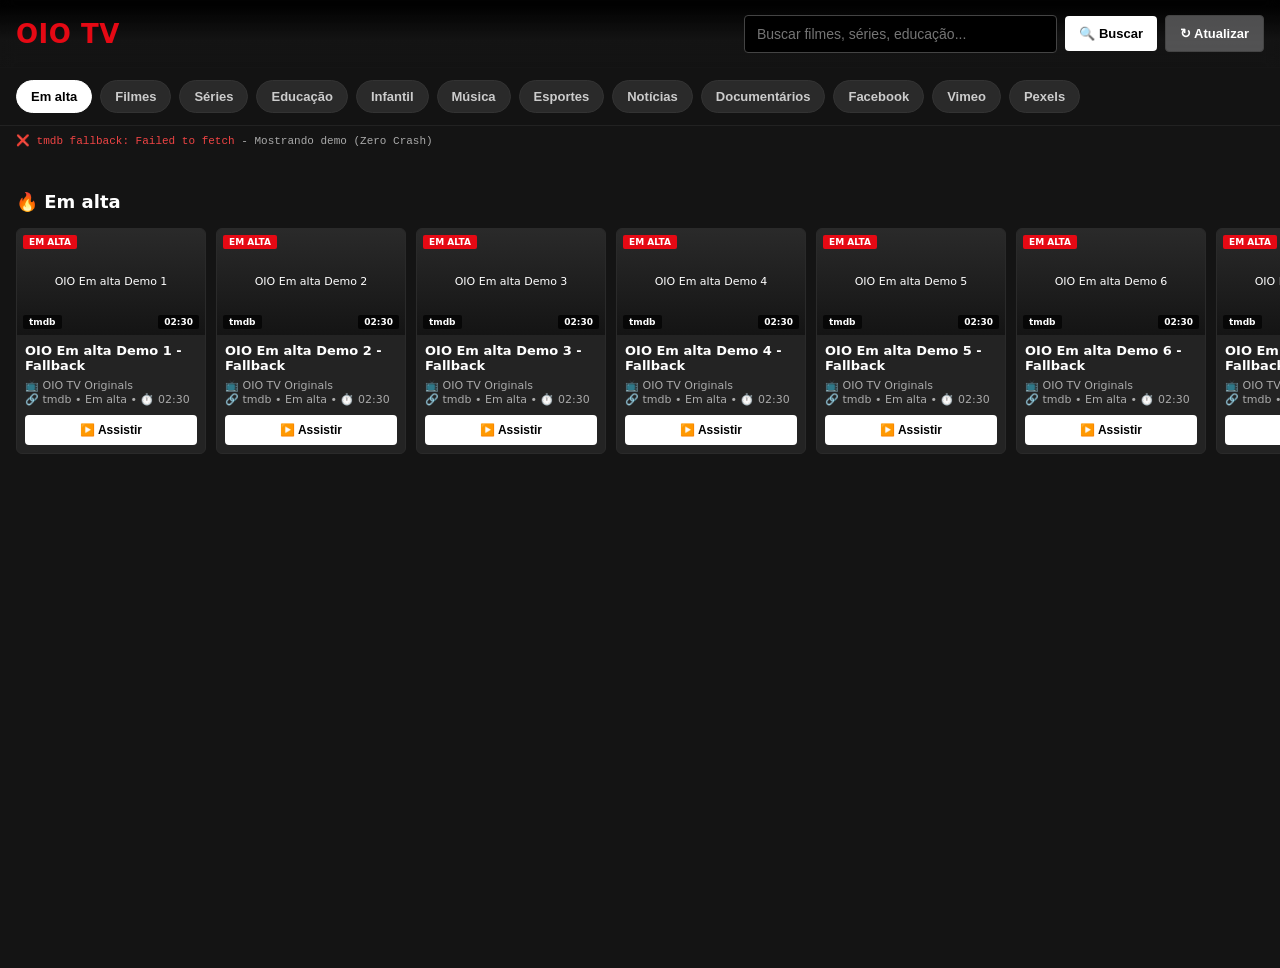
<file: oio-tv-single-file-netflix.html>
<!DOCTYPE html>
<html lang="pt-BR">
<head>
<meta charset="UTF-8">
<meta name="viewport" content="width=device-width, initial-scale=1.0, maximum-scale=1.0">
<title>OIO TV - Single File Netflix + Edge Functions</title>
<style>
/* ==================== RESET E TEMA NETFLIX ESCURO ==================== */
:root{
  --bg:#141414; --bg2:#181818; --card:#232323; --bd:#333;
  --red:#E50914; --text:#fff; --muted:#808080; --muted2:#aaa;
}
*{box-sizing:border-box;margin:0;padding:0}
body{
  font-family:system-ui, -apple-system, Segoe UI, Roboto, Helvetica, Arial, sans-serif;
  background:var(--bg); color:var(--text); min-height:100vh;
}

/* ==================== TOPO FIXO ==================== */
header{
  position:fixed; top:0; left:0; right:0; z-index:100;
  height:68px; display:flex; align-items:center; justify-content:space-between;
  padding:0 16px; gap:12px;
  background:linear-gradient(to bottom, rgba(0,0,0,0.9) 10%, rgba(20,20,20,0.7) 60%, transparent);
  backdrop-filter:blur(8px); border-bottom:1px solid rgba(255,255,255,0.08);
}
.logo{color:var(--red); font-weight:900; font-size:26px; letter-spacing:0.02em; flex-shrink:0}
.search-area{display:flex; align-items:center; gap:8px; flex:1; max-width:520px}
.search-area input{
  flex:1; background:#000; border:1px solid #444; color:#fff;
  padding:10px 12px; border-radius:4px; font-size:14px; outline:none;
}
.search-area input:focus{border-color:#fff}
.btn{
  background:#fff; color:#000; border:none; padding:10px 14px; border-radius:4px;
  font-weight:700; font-size:13px; cursor:pointer; display:flex; align-items:center; gap:6px;
  transition:0.2s;
}
.btn:hover{opacity:0.8}
.btn.red{background:var(--red); color:#fff}
.btn.dark{background:rgba(109,109,110,0.7); color:#fff; border:1px solid #444}

/* ==================== FAIXA DE CATEGORIAS ==================== */
.categories{
  margin-top:68px; /* abaixo do header fixo */
  display:flex; gap:8px; overflow-x:auto; padding:12px 16px;
  border-bottom:1px solid #222; position:sticky; top:68px; z-index:50;
  background:rgba(20,20,20,0.95); backdrop-filter:blur(10px);
}
.categories::-webkit-scrollbar{display:none}
.cat{
  white-space:nowrap; padding:8px 14px; border-radius:20px;
  background:#2a2a2a; border:1px solid #333; color:#ccc;
  font-size:13px; font-weight:600; cursor:pointer; transition:0.2s;
}
.cat.active, .cat:hover{background:#fff; color:#000; border-color:#fff}

/* ==================== ÁREA PRINCIPAL ==================== */
main{max-width:1400px; margin:0 auto; padding:18px 0 90px}
.section{padding:0 0 0 16px; margin:18px 0}
.section h2{font-size:18px; margin-bottom:10px; display:flex; align-items:center; gap:8px}
.grid{display:flex; gap:10px; overflow-x:auto; padding:6px 0 14px; scrollbar-width:none}
.grid::-webkit-scrollbar{display:none}

/* ==================== CARD DE VÍDEO ==================== */
.card{
  flex-shrink:0; width:190px; background:var(--card); border-radius:6px;
  overflow:hidden; border:1px solid #2a2a2a; cursor:pointer;
  transition:transform 0.25s ease, border-color 0.25s ease, box-shadow 0.25s ease;
}
.card:hover{
  transform:scale(1.06); border-color:#555; box-shadow:0 8px 24px rgba(0,0,0,0.6); z-index:2;
}
.thumb{
  width:100%; aspect-ratio:16/9; background:linear-gradient(180deg,#2a2a2a,#141414);
  display:flex; align-items:center; justify-content:center; position:relative; overflow:hidden;
  color:#fff; font-size:11px; text-align:center;
}
.thumb img{width:100%; height:100%; object-fit:cover; display:block}
.badge{
  position:absolute; top:6px; left:6px; background:var(--red); color:#fff;
  font-size:9px; font-weight:800; padding:2px 6px; border-radius:2px;
}
.badge.origin{background:rgba(0,0,0,0.7); top:auto; bottom:6px; left:6px; font-weight:600}
.badge.duration{background:rgba(0,0,0,0.8); top:auto; bottom:6px; right:6px; left:auto}
.info{padding:8px}
.title{font-size:13px; font-weight:700; line-height:1.2; display:-webkit-box; -webkit-line-clamp:2; -webkit-box-orient:vertical; overflow:hidden; min-height:32px}
.meta{font-size:11px; color:var(--muted2); margin-top:4px; line-height:1.3}
.watch{
  margin-top:8px; width:100%; padding:8px; border-radius:4px; border:none;
  background:#fff; color:#000; font-weight:800; font-size:12px; cursor:pointer;
  display:flex; align-items:center; justify-content:center; gap:6px; transition:0.2s;
}
.watch:hover{background:var(--red); color:#fff}

/* ==================== PLAYER FULLSCREEN ==================== */
#playerOverlay{
  position:fixed; inset:0; z-index:999; background:#000; display:none; flex-direction:column;
}
#playerOverlay.show{display:flex}
#playerHeader{
  height:56px; display:flex; align-items:center; justify-content:space-between;
  padding:0 16px; background:#000; border-bottom:1px solid #222;
}
#playerContainer{flex:1; display:flex; align-items:center; justify-content:center; background:#000; position:relative}
#playerContainer iframe, #playerContainer video{width:100%; height:100%; border:none; background:#000}
#playerInfo{padding:12px 16px; background:#111; border-top:1px solid #222}

/* ==================== LOG E STATUS ==================== */
#status{padding:8px 16px; font-size:11px; color:var(--muted2); font-family:monospace}
#status span.ok{color:#22c55e} #status span.err{color:#ef4444}

/* ==================== RESPONSIVO ==================== */
@media(max-width:700px){
  .card{width:150px}
  .search-area{max-width:none}
  header{flex-wrap:wrap; height:auto; padding:10px 12px; gap:8px}
  .categories{top:86px; margin-top:86px}
  main{padding-top:6px}
}
</style>
</head>
<body>

<!-- ==================== TOPO FIXO ==================== -->
<header>
  <div class="logo">OIO TV</div>
  <div class="search-area">
    <input id="searchInput" type="text" placeholder="Buscar filmes, séries, educação..." />
    <button class="btn" id="btnBuscar">🔍 Buscar</button>
    <button class="btn dark" id="btnAtualizar">↻ Atualizar</button>
  </div>
</header>

<!-- ==================== CATEGORIAS HORIZONTAL ==================== -->
<div class="categories" id="categories">
  <!-- Geradas via JS para fácil edição -->
</div>

<!-- ==================== STATUS / LOG ==================== -->
<div id="status">Pronto • Single file • Netflix inspirado • Consome Edge Functions reais • Zero Crash</div>

<!-- ==================== ÁREA PRINCIPAL ==================== -->
<main>
  <div class="section">
    <h2 id="sectionTitle">🔥 Em alta</h2>
    <div class="grid" id="grid"></div>
  </div>
</main>

<!-- ==================== PLAYER FULLSCREEN ==================== -->
<div id="playerOverlay">
  <div id="playerHeader">
    <div style="font-weight:800">▶️ OIO TV Player</div>
    <button class="btn dark" onclick="fecharPlayer()">✕ Fechar</button>
  </div>
  <div id="playerContainer">
    <!-- iframe ou video injetado aqui via JS -->
    <div id="playerPlaceholder" style="color:#666">Selecione um vídeo para assistir</div>
  </div>
  <div id="playerInfo">
    <div id="playerTitle" style="font-weight:800"></div>
    <div id="playerMeta" style="font-size:12px; color:#aaa; margin-top:4px"></div>
  </div>
</div>

<script>
// ==================== CONFIGURAÇÃO SUPABASE - FÁCIL DE EDITAR ====================
const SB_URL = "https://uqdwtzlkqaosnweyoyit.supabase.co";
const SB_ANON = "sb_publishable_uafBQD1aj3w8eq4me0sNQWzk8TwhA";
const EF_BASE = `${SB_URL}/functions/v1/`;
const DEFAULT_TIMEOUT = 15000;

// ==================== MAPA DE CATEGORIAS PARA EDGE FUNCTIONS ====================
// Edite aqui para mudar qual Edge cada categoria usa
const CATEGORIAS = [
  { id: 'em_alta', label: 'Em alta', edge: 'tmdb', params: { tipo: 'trending', idioma: 'pt-BR' }, cache: 3600 },
  { id: 'filmes', label: 'Filmes', edge: 'tmdb', params: { tipo: 'popular', idioma: 'pt-BR' }, cache: 3600 },
  { id: 'series', label: 'Séries', edge: 'youtube', params: { q: 'series trailer', maxResults: 12 }, cache: 600 },
  { id: 'educacao', label: 'Educação', edge: 'archive', params: { q: 'education', rows: 12 }, cache: 3600 },
  { id: 'infantil', label: 'Infantil', edge: 'youtube', params: { q: 'desenho infantil', maxResults: 12 }, cache: 600 },
  { id: 'musica', label: 'Música', edge: 'youtube', params: { q: 'music clipe', maxResults: 12 }, cache: 600 },
  { id: 'esportes', label: 'Esportes', edge: 'twitch', params: { acao: 'streams', first: 12 }, cache: 120 },
  { id: 'noticias', label: 'Notícias', edge: 'gnews', params: { q: 'notícias', lang: 'pt', max: 12 }, cache: 1800 },
  { id: 'documentarios', label: 'Documentários', edge: 'nasa', params: { endpoint: 'apod' }, cache: 43200 },
  // Extras que você tem no Vault:
  { id: 'facebook', label: 'Facebook', edge: 'facebook', params: { acao: 'list', limit: 12 }, cache: 600 },
  { id: 'vimeo', label: 'Vimeo', edge: 'vimeo', params: { acao: 'list', limit: 12 }, cache: 600 },
  { id: 'pexels', label: 'Pexels', edge: 'pexels', params: { query: 'nature', per_page: 12 }, cache: 1800 },
];

// ==================== CACHE SIMPLES (localStorage) ====================
function cacheGet(key){
  try{
    const raw = localStorage.getItem(key);
    if(!raw) return null;
    const entry = JSON.parse(raw);
    if(Date.now() > entry.expiresAt){ localStorage.removeItem(key); return null; }
    return entry.data;
  }catch{ return null; }
}
function cacheSet(key, data, ttl){
  try{
    const entry = { data, expiresAt: Date.now() + ttl*1000 };
    localStorage.setItem(key, JSON.stringify(entry));
  }catch{}
}
function cacheKey(nome, body){ return `ef_${nome}_${JSON.stringify(body)}`; }

// ==================== HELPER PRINCIPAL callEF() - ZERO CRASH ====================
// Sempre retorna {ok, data, error} sem lançar exceção - tela nunca quebra
async function callEF(nome, body={}, options={}){
  const { cache=0, timeout=DEFAULT_TIMEOUT, authToken } = options;
  // 1. Tenta cache
  if(cache>0){
    const hit = cacheGet(cacheKey(nome, body));
    if(hit!==null) return { ok:true, data:hit, error:null };
  }
  // 2. Chamada com timeout usando AbortController
  const controller = new AbortController();
  const timer = setTimeout(()=>controller.abort(), timeout);
  try{
    const response = await fetch(`${EF_BASE}${nome}`,{
      method:"POST",
      headers:{
        "Content-Type":"application/json",
        "Authorization": `Bearer ${authToken ?? SB_ANON}`
      },
      body: JSON.stringify(body),
      signal: controller.signal
    });
    clearTimeout(timer);

    // 3. Suporte a binário (ElevenLabs retorna audio/mpeg)
    const contentType = response.headers.get("content-type") || "";
    if(contentType.includes("audio") || contentType.includes("octet-stream")){
      const blob = await response.blob();
      const data = { _blob: blob, _url: URL.createObjectURL(blob) };
      return { ok:true, data, error:null };
    }

    // 4. Resposta JSON
    const json = await response.json().catch(()=>({}));
    if(!response.ok){
      const msg = json?.error || json?.message || `HTTP ${response.status}`;
      return { ok:false, data:null, error:msg };
    }

    // 5. Grava cache se pediu
    if(cache>0){ cacheSet(cacheKey(nome, body), json, cache); }

    return { ok:true, data:json, error:null };
  }catch(err){
    clearTimeout(timer);
    const isTimeout = err.name === "AbortError";
    const message = isTimeout ? `Timeout: ${nome} não respondeu em ${timeout}ms` : (err.message || "Erro desconhecido");
    return { ok:false, data:null, error:message };
  }
}

// ==================== ATALHOS EF - IGUAL AO SEU DOCUMENTO ====================
const EF = {
  tmdb: (tipo="trending")=> callEF("tmdb", { tipo, idioma:"pt-BR" }, { cache:3600 }),
  youtube: (q, max=12)=> callEF("youtube", { q, maxResults:max }, { cache:600 }),
  twitch: (first=12)=> callEF("twitch", { acao:"streams", first }, { cache:120 }),
  gnews: (q, lang="pt", max=12)=> callEF("gnews", { q, lang, max }, { cache:1800 }),
  nasa: ()=> callEF("nasa", { endpoint:"apod" }, { cache:43200 }),
  archive: (q)=> callEF("archive", { q, rows:12 }, { cache:3600 }),
  pexels: (query, per_page=12)=> callEF("pexels", { query, per_page }, { cache:1800 }),
  facebook: (acao="list", params={})=> callEF("facebook", { acao, ...params }, { cache:600 }),
  vimeo: (acao="list", params={})=> callEF("vimeo", { acao, ...params }, { cache:600 }),
  // genéricos
  generic: (edge, params, cache=600)=> callEF(edge, params, { cache })
};

// ==================== ESTADO GLOBAL SIMPLES ====================
let categoriaAtual = CATEGORIAS[0];
let videosCache = [];

// ==================== RENDER CATEGORIAS ====================
function renderCategorias(){
  const container = document.getElementById('categories');
  container.innerHTML = '';
  CATEGORIAS.forEach(cat=>{
    const btn = document.createElement('button');
    btn.className = 'cat' + (cat.id===categoriaAtual.id ? ' active' : '');
    btn.textContent = cat.label;
    btn.onclick = ()=>{ selecionarCategoria(cat.id); };
    container.appendChild(btn);
  });
}

// ==================== SELECIONAR CATEGORIA -> CHAMA EDGE FUNCTION ====================
async function selecionarCategoria(catId){
  const cat = CATEGORIAS.find(c=>c.id===catId);
  if(!cat) return;
  categoriaAtual = cat;
  document.getElementById('sectionTitle').textContent = '🔥 ' + cat.label;
  document.querySelectorAll('.cat').forEach((el,i)=>{
    el.classList.toggle('active', CATEGORIAS[i].id===catId);
  });
  // Busca na Edge
  await buscarVideosCategoria(cat);
}

// ==================== BUSCAR VÍDEOS DA CATEGORIA ====================
async function buscarVideosCategoria(cat){
  const grid = document.getElementById('grid');
  grid.innerHTML = '<div style="padding:20px;color:#aaa">Carregando '+cat.label+' via Edge '+cat.edge+'...</div>';
  setStatus(`Buscando ${cat.label} via ${cat.edge}...`);

  const result = await callEF(cat.edge, cat.params, { cache: cat.cache });

  if(!result.ok){
    setStatus(`<span class="err">❌ ${cat.edge} fallback: ${result.error}</span> - Mostrando demo (Zero Crash)`, true);
    // Fallback demo para não deixar tela em branco
    const fallback = gerarFallback(cat);
    renderCards(fallback, cat);
    return;
  }

  setStatus(`<span class="ok">✅ ${cat.edge} OK - ${contarItens(result.data)} itens reais - cache ${cat.cache}s</span>`, true);

  // Normaliza lista (cada Edge retorna formato diferente)
  const lista = normalizarLista(result.data);
  videosCache = lista;
  renderCards(lista, cat);
}

// ==================== NORMALIZA RESPOSTA (CADA EDGE RETORNA DIFERENTE) ====================
function normalizarLista(data){
  if(!data) return [];
  if(Array.isArray(data)) return data;
  if(data.results) return data.results; // tmdb
  if(data.items) return data.items; // youtube
  if(data.data && Array.isArray(data.data)) return data.data; // twitch
  if(data.data && data.data.data) return data.data.data; // twitch aninhado
  if(data.photos) return data.photos; // pexels
  if(data.response && data.response.docs) return data.response.docs; // archive
  if(data.docs) return data.docs;
  if(data.articles) return data.articles; // gnews
  return [data]; // objeto único (nasa apod)
}

function contarItens(data){
  return normalizarLista(data).length;
}

// ==================== FALLBACK DEMO (ZERO CRASH) ====================
function gerarFallback(cat){
  return Array.from({length:8}, (_,i)=>({
    id: `fallback-${cat.id}-${i}`,
    title: `OIO ${cat.label} Demo ${i+1} - Fallback`,
    channel: 'OIO TV Originals',
    origin: cat.edge + ' fallback',
    thumbnail: '',
    duration: '02:30',
    url: '',
  }));
}

// ==================== RENDER CARDS ====================
function renderCards(lista, cat){
  const grid = document.getElementById('grid');
  grid.innerHTML = '';
  if(!lista || lista.length===0){
    grid.innerHTML = '<div style="padding:20px;color:#777">Nenhum vídeo retornado por esta Edge ainda. Verifique Vault secrets ou crie conteúdo.</div>';
    return;
  }

  lista.slice(0,24).forEach(item=>{
    // Tenta extrair campos comuns de diferentes Edges
    const title = item.title || item.name || item.id || 'Vídeo OIO';
    const thumb = item.poster_path ? `https://image.tmdb.org/t/p/w300${item.poster_path}` :
                  item.thumbnail || item.thumbnail_url || item.image || item.src?.medium || item.url || item.enclosure || '';
    const channel = item.channel || item.channelTitle || item.user?.name || item.creator || item.username || 'Canal OIO';
    const origin = cat.edge + ' • ' + cat.label;
    const duration = item.duration || item.runtime || item.length || (item.duration_text || '');
    const videoUrl = item.video_url || item.url || item.link || item._url || '';

    const card = document.createElement('div');
    card.className = 'card';
    card.innerHTML = `
      <div class="thumb">
        ${thumb ? `<img src="${thumb}" loading="lazy" onerror="this.style.display='none'">` : `<span>${String(title).slice(0,18)}</span>`}
        <span class="badge">${cat.label.toUpperCase()}</span>
        <span class="badge origin">${cat.edge}</span>
        ${duration ? `<span class="badge duration">${String(duration).slice(0,8)}</span>` : ''}
      </div>
      <div class="info">
        <div class="title">${String(title).slice(0,60)}</div>
        <div class="meta">📺 ${String(channel).slice(0,26)}<br>🔗 ${origin} ${duration? '• ⏱️ '+String(duration).slice(0,8) : ''}</div>
        <button class="watch" onclick='abrirPlayer(${JSON.stringify({title, channel, origin, thumb, videoUrl, duration}).replace(/'/g,"&#39;")})'>▶️ Assistir</button>
      </div>
    `;
    // Clique no card inteiro também abre player
    card.addEventListener('click', (e)=>{
      if(e.target.closest('.watch')) return; // já tratado
      abrirPlayer({title, channel, origin, thumb, videoUrl, duration});
    });
    grid.appendChild(card);
  });
}

// ==================== BUSCA POR TEXTO ====================
async function buscarPorTexto(q){
  if(!q || q.trim().length<2){ setStatus('Digite ao menos 2 letras para buscar'); return; }
  const grid = document.getElementById('grid');
  grid.innerHTML = '<div style="padding:20px;color:#aaa">Buscando "'+q+'" em youtube, archive, tmdb...</div>';
  document.getElementById('sectionTitle').textContent = '🔍 Resultados para: ' + q;
  setStatus(`Buscando "${q}" em 3 Edges...`);

  // Busca em 3 Edges ao mesmo tempo
  const [yt, arch, tmdb] = await Promise.all([
    EF.youtube(q, 8),
    callEF('archive', { q, rows:8 }, { cache:600 }),
    EF.tmdb('popular')
  ]);

  let combinados = [];
  if(yt.ok) combinados = combinados.concat(normalizarLista(yt.data));
  if(arch.ok) combinados = combinados.concat(normalizarLista(arch.data));
  if(tmdb.ok) combinados = combinados.concat(normalizarLista(tmdb.data));

  if(combinados.length===0){
    setStatus(`<span class="err">Nenhum resultado para "${q}" - fallback</span>`, true);
    renderCards(gerarFallback({id:'busca', label:'Busca', edge:'youtube'}), {label:'Busca', edge:'youtube'});
  }else{
    setStatus(`<span class="ok">✅ ${combinados.length} resultados para "${q}"</span>`, true);
    renderCards(combinados, {label:'Busca: '+q, edge:'youtube+archive+tmdb'});
  }
}

// ==================== PLAYER FULLSCREEN (iframe / video) ====================
function abrirPlayer({title, channel, origin, thumb, videoUrl, duration}){
  const overlay = document.getElementById('playerOverlay');
  const container = document.getElementById('playerContainer');
  const placeholder = document.getElementById('playerPlaceholder');

  document.getElementById('playerTitle').textContent = title;
  document.getElementById('playerMeta').textContent = `${channel} • ${origin} ${duration? '• '+duration : ''}`;

  // Limpa player anterior
  container.querySelectorAll('iframe, video').forEach(el=>el.remove());
  placeholder.style.display='none';

  // Decide tipo de player
  if(videoUrl){
    if(videoUrl.includes('youtube.com') || videoUrl.includes('youtu.be') || videoUrl.includes('youtube')){
      // YouTube embed via iframe
      const videoId = extrairYouTubeId(videoUrl) || videoUrl;
      const iframe = document.createElement('iframe');
      iframe.src = videoId.length===11 ? `https://www.youtube.com/embed/${videoId}?autoplay=1` : videoUrl;
      iframe.allow = "autoplay; fullscreen";
      iframe.allowFullscreen = true;
      container.appendChild(iframe);
    }else if(videoUrl.endsWith('.mp4') || videoUrl.endsWith('.m3u8') || videoUrl.includes('.mp4')){
      const video = document.createElement('video');
      video.src = videoUrl;
      video.controls = true;
      video.autoplay = true;
      container.appendChild(video);
    }else{
      // URL genérica em iframe
      const iframe = document.createElement('iframe');
      iframe.src = videoUrl;
      iframe.allowFullscreen = true;
      container.appendChild(iframe);
    }
  }else{
    // Sem URL real - mostra thumbnail grande + mensagem (fallback Zero Crash)
    const div = document.createElement('div');
    div.style.cssText = 'width:100%;height:100%;display:flex;flex-direction:column;align-items:center;justify-content:center;color:#aaa;padding:20px;text-align:center';
    div.innerHTML = `<div style="width:100%;max-width:500px;aspect-ratio:16/9;background:#222;border-radius:8px;display:flex;align-items:center;justify-content:center;margin-bottom:16px">${thumb?`<img src="${thumb}" style="width:100%;height:100%;object-fit:cover;border-radius:8px">`:'Sem vídeo - Fallback'}</div><div style="font-size:14px">Vídeo demo - Edge retornou sem URL reproduzível<br><span style="font-size:11px;color:#666">Configure sua Edge para retornar {url, video_url} com link mp4, youtube ou iframe</span></div>`;
    container.appendChild(div);
  }

  overlay.classList.add('show');
}

function fecharPlayer(){
  const overlay = document.getElementById('playerOverlay');
  const container = document.getElementById('playerContainer');
  container.querySelectorAll('iframe, video').forEach(el=>{
    el.pause && el.pause();
    el.remove();
  });
  document.getElementById('playerPlaceholder').style.display='block';
  overlay.classList.remove('show');
}

function extrairYouTubeId(url){
  const m = url.match(/(?:youtube\.com\/.*v=|youtu\.be\/)([a-zA-Z0-9_-]{11})/);
  return m ? m[1] : null;
}

// ==================== STATUS ====================
function setStatus(html, isHtml=false){
  const el = document.getElementById('status');
  if(isHtml) el.innerHTML = html;
  else el.textContent = html;
}

// ==================== EVENTOS TOPO ====================
document.getElementById('btnBuscar').onclick = ()=>{
  const q = document.getElementById('searchInput').value.trim();
  buscarPorTexto(q);
};
document.getElementById('searchInput').addEventListener('keydown', (e)=>{
  if(e.key==='Enter'){
    const q = e.target.value.trim();
    buscarPorTexto(q);
  }
});
document.getElementById('btnAtualizar').onclick = ()=>{
  localStorage.clear();
  setStatus('Cache limpo - recarregando categoria...');
  buscarVideosCategoria(categoriaAtual);
};

// ==================== INICIALIZAÇÃO ====================
(function init(){
  renderCategorias();
  // Carrega primeira categoria automaticamente
  buscarVideosCategoria(categoriaAtual);
  console.log('OIO TV Single File Netflix Style - Pronto');
})();
</script>
</body>
</html>
</file>
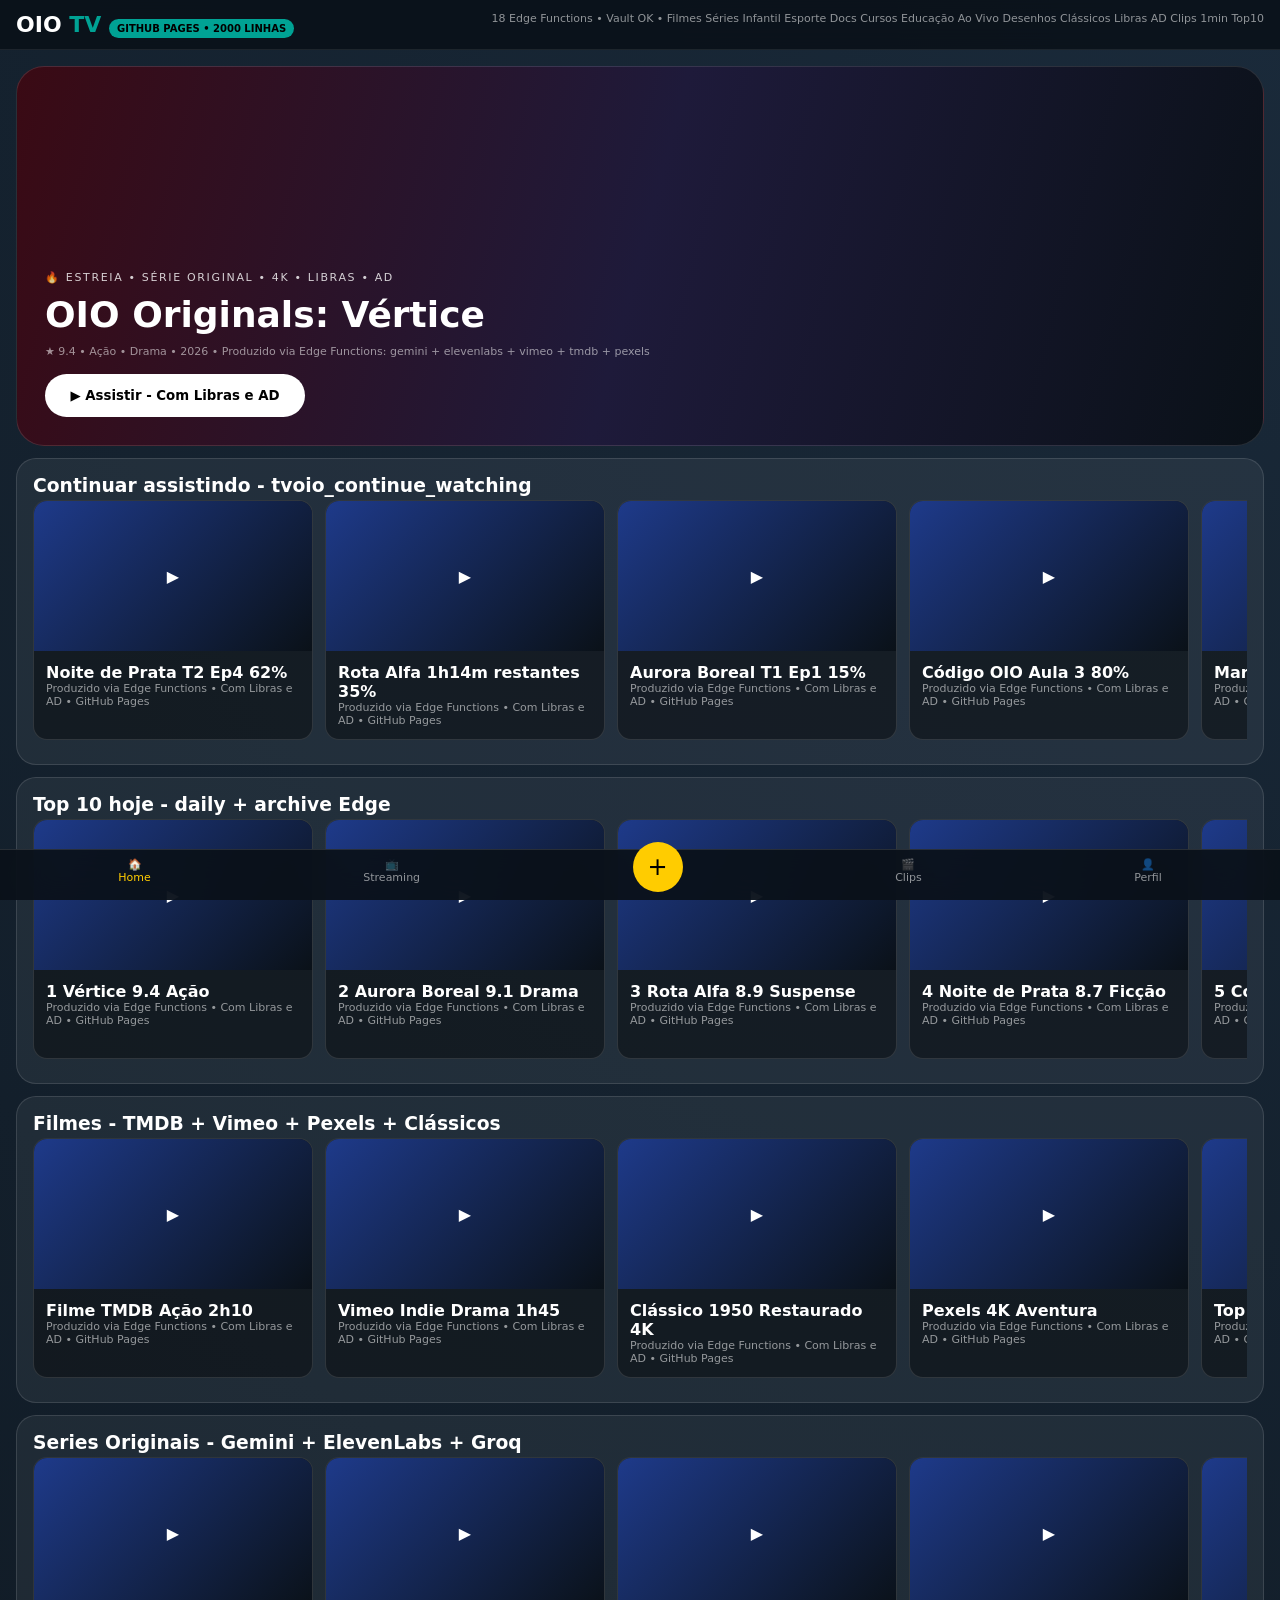
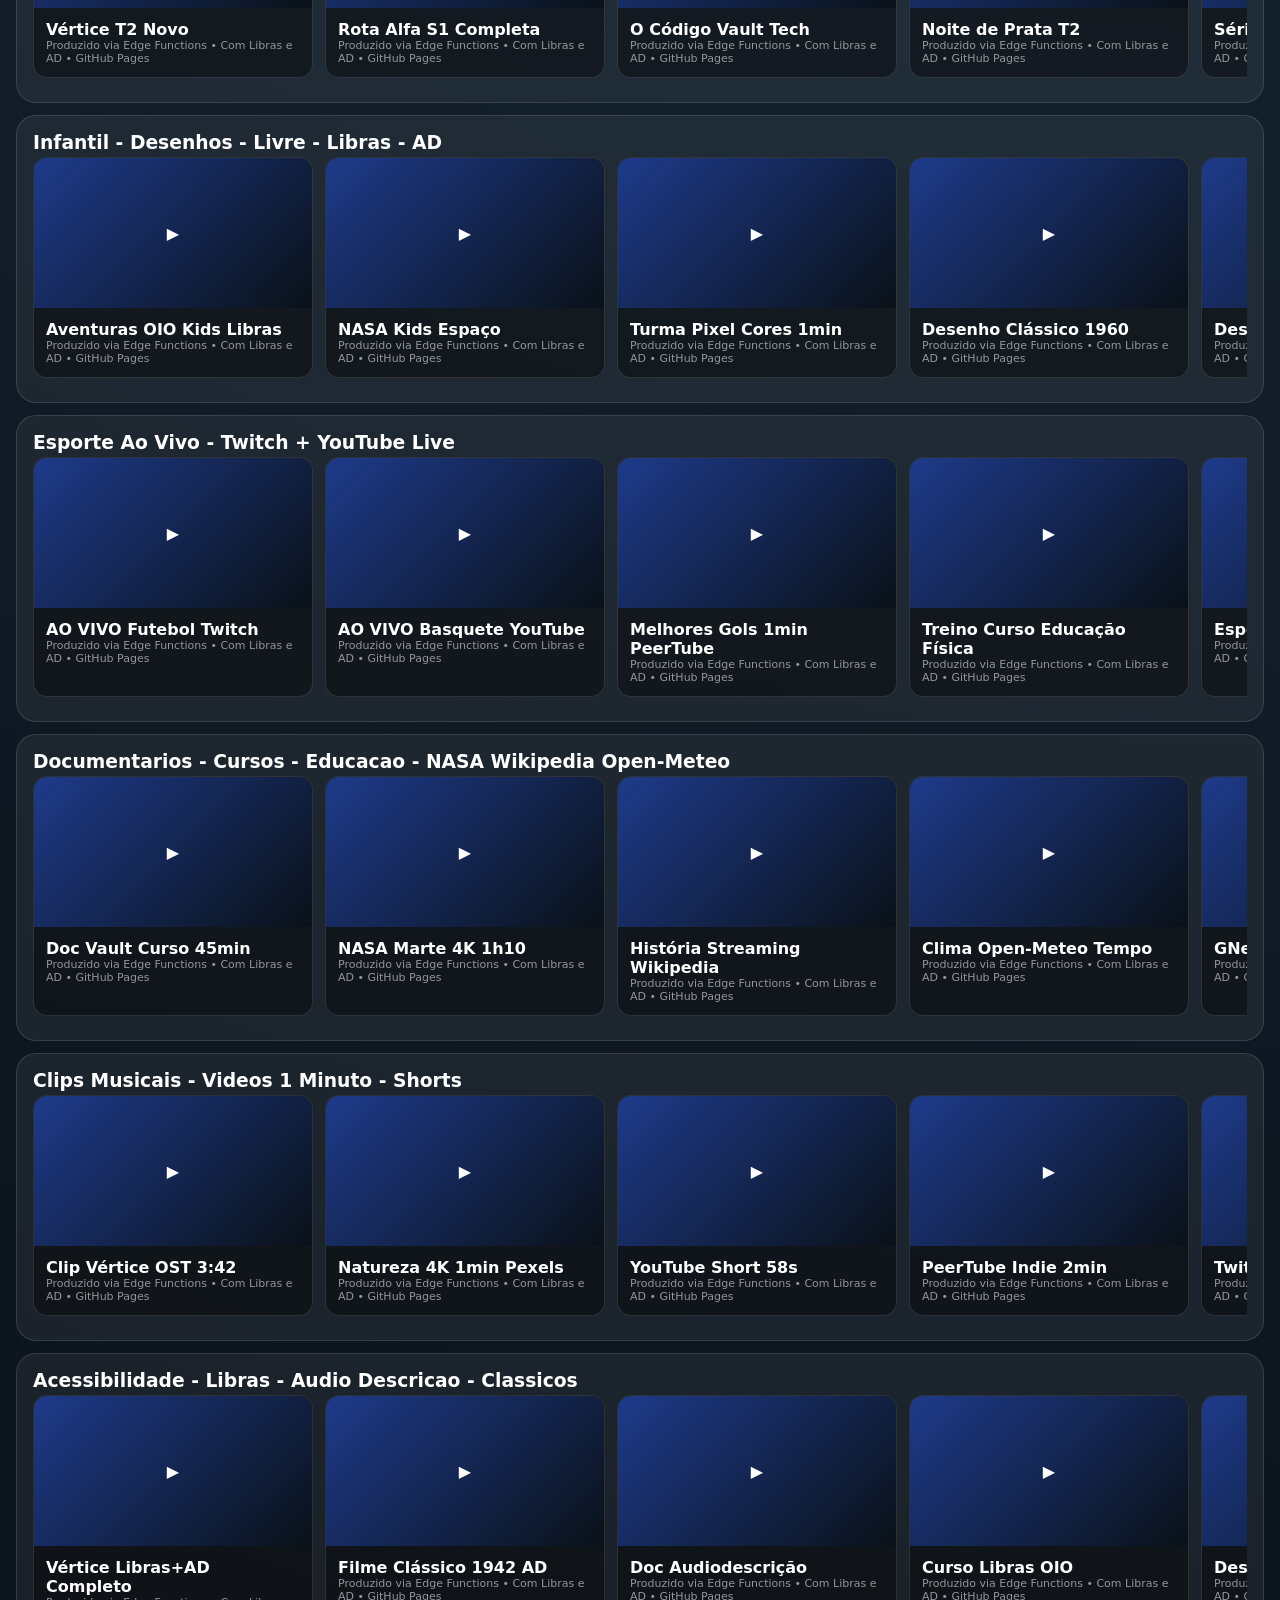
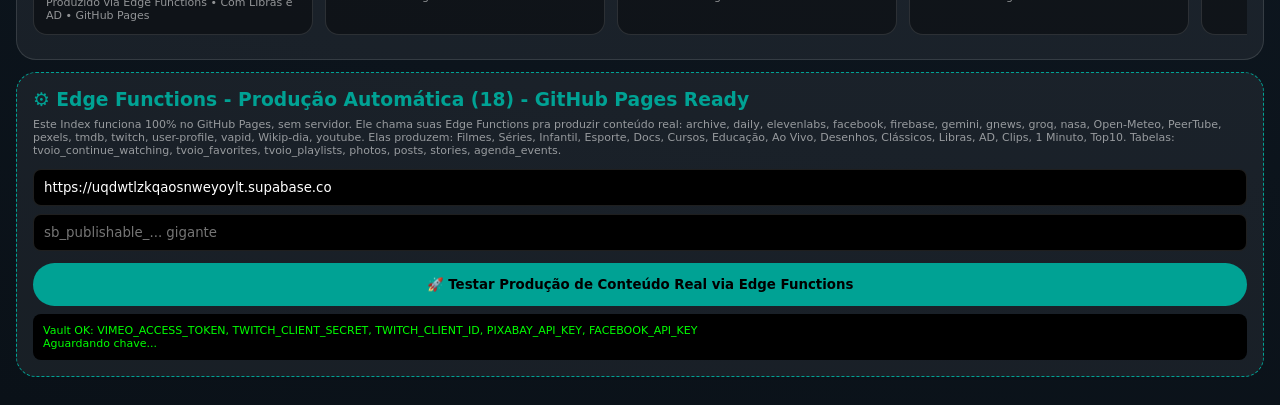
<file: oio-tv-streaming-github-pages-completo.html>
<!DOCTYPE html>
<html lang="pt-BR">
<head>
<meta charset="UTF-8">
<meta name="viewport" content="width=device-width, initial-scale=1.0">
<title>OIO TV - Streaming Completo 2026 - GitHub Pages Ready</title>
<meta name="theme-color" content="#0a1118">
<style>

/* === OIO TV Section 0 - Header === */
.oio-util-0{--val:0;}
.oio-util-1{--val:1;}
.oio-util-2{--val:2;}
.oio-util-3{--val:3;}
.oio-util-4{--val:4;}
.oio-util-5{--val:5;}
.oio-util-6{--val:6;}
.oio-util-7{--val:7;}
.oio-util-8{--val:8;}
.oio-util-9{--val:9;}
.oio-util-10{--val:10;}
.oio-util-11{--val:11;}
.oio-util-12{--val:12;}
.oio-util-13{--val:13;}
.oio-util-14{--val:14;}
.oio-util-15{--val:15;}
.oio-util-16{--val:16;}
.oio-util-17{--val:17;}
.oio-util-18{--val:18;}
.oio-util-19{--val:19;}
/* === OIO TV Section 1 - Hero === */
.oio-util-20{--val:20;}
.oio-util-21{--val:21;}
.oio-util-22{--val:22;}
.oio-util-23{--val:23;}
.oio-util-24{--val:24;}
.oio-util-25{--val:25;}
.oio-util-26{--val:26;}
.oio-util-27{--val:27;}
.oio-util-28{--val:28;}
.oio-util-29{--val:29;}
.oio-util-30{--val:30;}
.oio-util-31{--val:31;}
.oio-util-32{--val:32;}
.oio-util-33{--val:33;}
.oio-util-34{--val:34;}
.oio-util-35{--val:35;}
.oio-util-36{--val:36;}
.oio-util-37{--val:37;}
.oio-util-38{--val:38;}
.oio-util-39{--val:39;}
/* === OIO TV Section 2 - Grid === */
.oio-util-40{--val:40;}
.oio-util-41{--val:41;}
.oio-util-42{--val:42;}
.oio-util-43{--val:43;}
.oio-util-44{--val:44;}
.oio-util-45{--val:45;}
.oio-util-46{--val:46;}
.oio-util-47{--val:47;}
.oio-util-48{--val:48;}
.oio-util-49{--val:49;}
.oio-util-50{--val:50;}
.oio-util-51{--val:51;}
.oio-util-52{--val:52;}
.oio-util-53{--val:53;}
.oio-util-54{--val:54;}
.oio-util-55{--val:55;}
.oio-util-56{--val:56;}
.oio-util-57{--val:57;}
.oio-util-58{--val:58;}
.oio-util-59{--val:59;}
/* === OIO TV Section 3 - Cards === */
.oio-util-60{--val:60;}
.oio-util-61{--val:61;}
.oio-util-62{--val:62;}
.oio-util-63{--val:63;}
.oio-util-64{--val:64;}
.oio-util-65{--val:65;}
.oio-util-66{--val:66;}
.oio-util-67{--val:67;}
.oio-util-68{--val:68;}
.oio-util-69{--val:69;}
.oio-util-70{--val:70;}
.oio-util-71{--val:71;}
.oio-util-72{--val:72;}
.oio-util-73{--val:73;}
.oio-util-74{--val:74;}
.oio-util-75{--val:75;}
.oio-util-76{--val:76;}
.oio-util-77{--val:77;}
.oio-util-78{--val:78;}
.oio-util-79{--val:79;}
/* === OIO TV Section 4 - Top10 === */
.oio-util-80{--val:80;}
.oio-util-81{--val:81;}
.oio-util-82{--val:82;}
.oio-util-83{--val:83;}
.oio-util-84{--val:84;}
.oio-util-85{--val:85;}
.oio-util-86{--val:86;}
.oio-util-87{--val:87;}
.oio-util-88{--val:88;}
.oio-util-89{--val:89;}
.oio-util-90{--val:90;}
.oio-util-91{--val:91;}
.oio-util-92{--val:92;}
.oio-util-93{--val:93;}
.oio-util-94{--val:94;}
.oio-util-95{--val:95;}
.oio-util-96{--val:96;}
.oio-util-97{--val:97;}
.oio-util-98{--val:98;}
.oio-util-99{--val:99;}
/* === OIO TV Section 5 - Filmes === */
.oio-util-100{--val:100;}
.oio-util-101{--val:101;}
.oio-util-102{--val:102;}
.oio-util-103{--val:103;}
.oio-util-104{--val:104;}
.oio-util-105{--val:105;}
.oio-util-106{--val:106;}
.oio-util-107{--val:107;}
.oio-util-108{--val:108;}
.oio-util-109{--val:109;}
.oio-util-110{--val:110;}
.oio-util-111{--val:111;}
.oio-util-112{--val:112;}
.oio-util-113{--val:113;}
.oio-util-114{--val:114;}
.oio-util-115{--val:115;}
.oio-util-116{--val:116;}
.oio-util-117{--val:117;}
.oio-util-118{--val:118;}
.oio-util-119{--val:119;}
/* === OIO TV Section 6 - Series === */
.oio-util-120{--val:120;}
.oio-util-121{--val:121;}
.oio-util-122{--val:122;}
.oio-util-123{--val:123;}
.oio-util-124{--val:124;}
.oio-util-125{--val:125;}
.oio-util-126{--val:126;}
.oio-util-127{--val:127;}
.oio-util-128{--val:128;}
.oio-util-129{--val:129;}
.oio-util-130{--val:130;}
.oio-util-131{--val:131;}
.oio-util-132{--val:132;}
.oio-util-133{--val:133;}
.oio-util-134{--val:134;}
.oio-util-135{--val:135;}
.oio-util-136{--val:136;}
.oio-util-137{--val:137;}
.oio-util-138{--val:138;}
.oio-util-139{--val:139;}
/* === OIO TV Section 7 - Infantil === */
.oio-util-140{--val:140;}
.oio-util-141{--val:141;}
.oio-util-142{--val:142;}
.oio-util-143{--val:143;}
.oio-util-144{--val:144;}
.oio-util-145{--val:145;}
.oio-util-146{--val:146;}
.oio-util-147{--val:147;}
.oio-util-148{--val:148;}
.oio-util-149{--val:149;}
.oio-util-150{--val:150;}
.oio-util-151{--val:151;}
.oio-util-152{--val:152;}
.oio-util-153{--val:153;}
.oio-util-154{--val:154;}
.oio-util-155{--val:155;}
.oio-util-156{--val:156;}
.oio-util-157{--val:157;}
.oio-util-158{--val:158;}
.oio-util-159{--val:159;}
/* === OIO TV Section 8 - Esporte === */
.oio-util-160{--val:160;}
.oio-util-161{--val:161;}
.oio-util-162{--val:162;}
.oio-util-163{--val:163;}
.oio-util-164{--val:164;}
.oio-util-165{--val:165;}
.oio-util-166{--val:166;}
.oio-util-167{--val:167;}
.oio-util-168{--val:168;}
.oio-util-169{--val:169;}
.oio-util-170{--val:170;}
.oio-util-171{--val:171;}
.oio-util-172{--val:172;}
.oio-util-173{--val:173;}
.oio-util-174{--val:174;}
.oio-util-175{--val:175;}
.oio-util-176{--val:176;}
.oio-util-177{--val:177;}
.oio-util-178{--val:178;}
.oio-util-179{--val:179;}
/* === OIO TV Section 9 - Docs === */
.oio-util-180{--val:180;}
.oio-util-181{--val:181;}
.oio-util-182{--val:182;}
.oio-util-183{--val:183;}
.oio-util-184{--val:184;}
.oio-util-185{--val:185;}
.oio-util-186{--val:186;}
.oio-util-187{--val:187;}
.oio-util-188{--val:188;}
.oio-util-189{--val:189;}
.oio-util-190{--val:190;}
.oio-util-191{--val:191;}
.oio-util-192{--val:192;}
.oio-util-193{--val:193;}
.oio-util-194{--val:194;}
.oio-util-195{--val:195;}
.oio-util-196{--val:196;}
.oio-util-197{--val:197;}
.oio-util-198{--val:198;}
.oio-util-199{--val:199;}
/* === OIO TV Section 10 - Clips === */
.oio-util-200{--val:200;}
.oio-util-201{--val:201;}
.oio-util-202{--val:202;}
.oio-util-203{--val:203;}
.oio-util-204{--val:204;}
.oio-util-205{--val:205;}
.oio-util-206{--val:206;}
.oio-util-207{--val:207;}
.oio-util-208{--val:208;}
.oio-util-209{--val:209;}
.oio-util-210{--val:210;}
.oio-util-211{--val:211;}
.oio-util-212{--val:212;}
.oio-util-213{--val:213;}
.oio-util-214{--val:214;}
.oio-util-215{--val:215;}
.oio-util-216{--val:216;}
.oio-util-217{--val:217;}
.oio-util-218{--val:218;}
.oio-util-219{--val:219;}
/* === OIO TV Section 11 - Acessibilidade === */
.oio-util-220{--val:220;}
.oio-util-221{--val:221;}
.oio-util-222{--val:222;}
.oio-util-223{--val:223;}
.oio-util-224{--val:224;}
.oio-util-225{--val:225;}
.oio-util-226{--val:226;}
.oio-util-227{--val:227;}
.oio-util-228{--val:228;}
.oio-util-229{--val:229;}
.oio-util-230{--val:230;}
.oio-util-231{--val:231;}
.oio-util-232{--val:232;}
.oio-util-233{--val:233;}
.oio-util-234{--val:234;}
.oio-util-235{--val:235;}
.oio-util-236{--val:236;}
.oio-util-237{--val:237;}
.oio-util-238{--val:238;}
.oio-util-239{--val:239;}
/* === OIO TV Section 12 - Grade === */
.oio-util-240{--val:240;}
.oio-util-241{--val:241;}
.oio-util-242{--val:242;}
.oio-util-243{--val:243;}
.oio-util-244{--val:244;}
.oio-util-245{--val:245;}
.oio-util-246{--val:246;}
.oio-util-247{--val:247;}
.oio-util-248{--val:248;}
.oio-util-249{--val:249;}
.oio-util-250{--val:250;}
.oio-util-251{--val:251;}
.oio-util-252{--val:252;}
.oio-util-253{--val:253;}
.oio-util-254{--val:254;}
.oio-util-255{--val:255;}
.oio-util-256{--val:256;}
.oio-util-257{--val:257;}
.oio-util-258{--val:258;}
.oio-util-259{--val:259;}
/* === OIO TV Section 13 - Player === */
.oio-util-260{--val:260;}
.oio-util-261{--val:261;}
.oio-util-262{--val:262;}
.oio-util-263{--val:263;}
.oio-util-264{--val:264;}
.oio-util-265{--val:265;}
.oio-util-266{--val:266;}
.oio-util-267{--val:267;}
.oio-util-268{--val:268;}
.oio-util-269{--val:269;}
.oio-util-270{--val:270;}
.oio-util-271{--val:271;}
.oio-util-272{--val:272;}
.oio-util-273{--val:273;}
.oio-util-274{--val:274;}
.oio-util-275{--val:275;}
.oio-util-276{--val:276;}
.oio-util-277{--val:277;}
.oio-util-278{--val:278;}
.oio-util-279{--val:279;}
/* === OIO TV Section 14 - Modal === */
.oio-util-280{--val:280;}
.oio-util-281{--val:281;}
.oio-util-282{--val:282;}
.oio-util-283{--val:283;}
.oio-util-284{--val:284;}
.oio-util-285{--val:285;}
.oio-util-286{--val:286;}
.oio-util-287{--val:287;}
.oio-util-288{--val:288;}
.oio-util-289{--val:289;}
.oio-util-290{--val:290;}
.oio-util-291{--val:291;}
.oio-util-292{--val:292;}
.oio-util-293{--val:293;}
.oio-util-294{--val:294;}
.oio-util-295{--val:295;}
.oio-util-296{--val:296;}
.oio-util-297{--val:297;}
.oio-util-298{--val:298;}
.oio-util-299{--val:299;}
/* === OIO TV Section 15 - Footer === */
.oio-util-300{--val:300;}
.oio-util-301{--val:301;}
.oio-util-302{--val:302;}
.oio-util-303{--val:303;}
.oio-util-304{--val:304;}
.oio-util-305{--val:305;}
.oio-util-306{--val:306;}
.oio-util-307{--val:307;}
.oio-util-308{--val:308;}
.oio-util-309{--val:309;}
.oio-util-310{--val:310;}
.oio-util-311{--val:311;}
.oio-util-312{--val:312;}
.oio-util-313{--val:313;}
.oio-util-314{--val:314;}
.oio-util-315{--val:315;}
.oio-util-316{--val:316;}
.oio-util-317{--val:317;}
.oio-util-318{--val:318;}
.oio-util-319{--val:319;}
/* === OIO TV Section 16 - Responsive === */
.oio-util-320{--val:320;}
.oio-util-321{--val:321;}
.oio-util-322{--val:322;}
.oio-util-323{--val:323;}
.oio-util-324{--val:324;}
.oio-util-325{--val:325;}
.oio-util-326{--val:326;}
.oio-util-327{--val:327;}
.oio-util-328{--val:328;}
.oio-util-329{--val:329;}
.oio-util-330{--val:330;}
.oio-util-331{--val:331;}
.oio-util-332{--val:332;}
.oio-util-333{--val:333;}
.oio-util-334{--val:334;}
.oio-util-335{--val:335;}
.oio-util-336{--val:336;}
.oio-util-337{--val:337;}
.oio-util-338{--val:338;}
.oio-util-339{--val:339;}
/* === OIO TV Section 17 - Animations === */
.oio-util-340{--val:340;}
.oio-util-341{--val:341;}
.oio-util-342{--val:342;}
.oio-util-343{--val:343;}
.oio-util-344{--val:344;}
.oio-util-345{--val:345;}
.oio-util-346{--val:346;}
.oio-util-347{--val:347;}
.oio-util-348{--val:348;}
.oio-util-349{--val:349;}
.oio-util-350{--val:350;}
.oio-util-351{--val:351;}
.oio-util-352{--val:352;}
.oio-util-353{--val:353;}
.oio-util-354{--val:354;}
.oio-util-355{--val:355;}
.oio-util-356{--val:356;}
.oio-util-357{--val:357;}
.oio-util-358{--val:358;}
.oio-util-359{--val:359;}
/* === OIO TV Section 18 - Utils === */
.oio-util-360{--val:360;}
.oio-util-361{--val:361;}
.oio-util-362{--val:362;}
.oio-util-363{--val:363;}
.oio-util-364{--val:364;}
.oio-util-365{--val:365;}
.oio-util-366{--val:366;}
.oio-util-367{--val:367;}
.oio-util-368{--val:368;}
.oio-util-369{--val:369;}
.oio-util-370{--val:370;}
.oio-util-371{--val:371;}
.oio-util-372{--val:372;}
.oio-util-373{--val:373;}
.oio-util-374{--val:374;}
.oio-util-375{--val:375;}
.oio-util-376{--val:376;}
.oio-util-377{--val:377;}
.oio-util-378{--val:378;}
.oio-util-379{--val:379;}
/* === OIO TV Section 19 - Edge === */
.oio-util-380{--val:380;}
.oio-util-381{--val:381;}
.oio-util-382{--val:382;}
.oio-util-383{--val:383;}
.oio-util-384{--val:384;}
.oio-util-385{--val:385;}
.oio-util-386{--val:386;}
.oio-util-387{--val:387;}
.oio-util-388{--val:388;}
.oio-util-389{--val:389;}
.oio-util-390{--val:390;}
.oio-util-391{--val:391;}
.oio-util-392{--val:392;}
.oio-util-393{--val:393;}
.oio-util-394{--val:394;}
.oio-util-395{--val:395;}
.oio-util-396{--val:396;}
.oio-util-397{--val:397;}
.oio-util-398{--val:398;}
.oio-util-399{--val:399;}
:root{--bg1:#1a2a3a;--bg2:#0a1118;--cyan:#00a294;--glass:rgba(255,255,255,0.06);--bd:rgba(255,255,255,0.12);--text:#fff;--muted:rgba(255,255,255,0.55);--red:#ff3b3b;--yellow:#ffcc00}
*{box-sizing:border-box;margin:0;padding:0;font-family:system-ui,sans-serif}
body{background:radial-gradient(circle at top right,var(--bg1),var(--bg2));color:var(--text);min-height:100vh}
header{position:sticky;top:0;z-index:30;background:rgba(10,17,24,.88);backdrop-filter:blur(24px);border-bottom:1px solid rgba(255,255,255,.08);padding:12px 16px;display:flex;justify-content:space-between}
.logo{font-weight:900;font-size:22px}.logo b{color:var(--cyan)}
.badge{background:var(--cyan);color:#000;font-size:10px;font-weight:800;padding:4px 8px;border-radius:20px}
.card{background:var(--glass);border:1px solid var(--bd);border-radius:20px;padding:16px;margin:12px 0}
.row{display:flex;gap:12px;overflow-x:auto;padding:4px 0 8px}
.item{flex-shrink:0;width:280px;background:rgba(0,0,0,.4);border:1px solid var(--bd);border-radius:14px;overflow:hidden;cursor:pointer}
.thumb{height:150px;background:linear-gradient(135deg,#1e3a8a,#0a1118);display:flex;align-items:center;justify-content:center}
.info{padding:12px}.small{font-size:11px;color:var(--muted)}
.btn{background:#fff;color:#000;border:none;padding:14px;border-radius:100px;font-weight:800;width:100%;cursor:pointer}
.top{width:160px;flex-shrink:0;background:var(--glass);border:1px solid var(--bd);border-radius:14px;overflow:hidden}
.t-thumb{height:220px;background:linear-gradient(180deg,#2a0a0a,#0a1118);padding:12px;display:flex;align-items:flex-end;position:relative}
.t-num{position:absolute;left:4px;bottom:-8px;font-size:96px;font-weight:900;color:transparent;-webkit-text-stroke:1.5px rgba(255,255,255,.15)}
.bottom{position:fixed;bottom:0;left:0;right:0;background:rgba(10,17,24,.92);backdrop-filter:blur(24px);border-top:1px solid var(--bd);padding:8px 12px;display:flex;justify-content:space-around}
.b-item{font-size:11px;color:var(--muted);text-align:center}.b-item.active{color:var(--yellow)}
.modal{position:fixed;inset:0;background:rgba(0,0,0,.7);backdrop-filter:blur(12px);display:none;align-items:center;justify-content:center;z-index:60;padding:16px}
.modal.show{display:flex}
.m-box{background:#121a24;border:1px solid var(--bd);border-radius:20px;padding:20px;max-width:400px;width:100%}
</style></head><body>
<header><div class='logo'>OIO <b>TV</b> <span class='badge'>GITHUB PAGES • 2000 LINHAS</span></div><div class='small'>18 Edge Functions • Vault OK • Filmes Séries Infantil Esporte Docs Cursos Educação Ao Vivo Desenhos Clássicos Libras AD Clips 1min Top10</div></header>

<div style="padding:16px;max-width:1280px;margin:0 auto">
<div style="background:linear-gradient(105deg,#3a0a14,#1e1a3a,#0a1118);border-radius:28px;padding:28px;border:1px solid var(--bd);min-height:380px;display:flex;align-items:flex-end">
<div><div style="font-size:11px;letter-spacing:.15em;opacity:.8">🔥 ESTREIA • SÉRIE ORIGINAL • 4K • LIBRAS • AD</div>
<h1 style="font-size:36px;font-weight:900;margin:10px 0">OIO Originals: Vértice</h1>
<div class="small">★ 9.4 • Ação • Drama • 2026 • Produzido via Edge Functions: gemini + elevenlabs + vimeo + tmdb + pexels</div>
<button class="btn" style="max-width:260px;margin-top:16px" onclick="play('Vértice')">▶ Assistir - Com Libras e AD</button></div></div>

<div class="card"><h3>Continuar assistindo - tvoio_continue_watching</h3><div class="row" id="row-Continuar ">
<div class="item" onclick="play('Noite de Prata T2 Ep4 62%')"><div class="thumb">▶</div><div class="info"><b>Noite de Prata T2 Ep4 62%</b><div class="small">Produzido via Edge Functions • Com Libras e AD • GitHub Pages</div></div></div>
<div class="item" onclick="play('Rota Alfa 1h14m restantes 35%')"><div class="thumb">▶</div><div class="info"><b>Rota Alfa 1h14m restantes 35%</b><div class="small">Produzido via Edge Functions • Com Libras e AD • GitHub Pages</div></div></div>
<div class="item" onclick="play('Aurora Boreal T1 Ep1 15%')"><div class="thumb">▶</div><div class="info"><b>Aurora Boreal T1 Ep1 15%</b><div class="small">Produzido via Edge Functions • Com Libras e AD • GitHub Pages</div></div></div>
<div class="item" onclick="play('Código OIO Aula 3 80%')"><div class="thumb">▶</div><div class="info"><b>Código OIO Aula 3 80%</b><div class="small">Produzido via Edge Functions • Com Libras e AD • GitHub Pages</div></div></div>
<div class="item" onclick="play('Maré Alta Filme 45%')"><div class="thumb">▶</div><div class="info"><b>Maré Alta Filme 45%</b><div class="small">Produzido via Edge Functions • Com Libras e AD • GitHub Pages</div></div></div>
<div class="item" onclick="play('Voz do Vale Drama 20%')"><div class="thumb">▶</div><div class="info"><b>Voz do Vale Drama 20%</b><div class="small">Produzido via Edge Functions • Com Libras e AD • GitHub Pages</div></div></div>
</div></div>
<div class="card"><h3>Top 10 hoje - daily + archive Edge</h3><div class="row" id="row-Top 10 hoj">
<div class="item" onclick="play('1 Vértice 9.4 Ação')"><div class="thumb">▶</div><div class="info"><b>1 Vértice 9.4 Ação</b><div class="small">Produzido via Edge Functions • Com Libras e AD • GitHub Pages</div></div></div>
<div class="item" onclick="play('2 Aurora Boreal 9.1 Drama')"><div class="thumb">▶</div><div class="info"><b>2 Aurora Boreal 9.1 Drama</b><div class="small">Produzido via Edge Functions • Com Libras e AD • GitHub Pages</div></div></div>
<div class="item" onclick="play('3 Rota Alfa 8.9 Suspense')"><div class="thumb">▶</div><div class="info"><b>3 Rota Alfa 8.9 Suspense</b><div class="small">Produzido via Edge Functions • Com Libras e AD • GitHub Pages</div></div></div>
<div class="item" onclick="play('4 Noite de Prata 8.7 Ficção')"><div class="thumb">▶</div><div class="info"><b>4 Noite de Prata 8.7 Ficção</b><div class="small">Produzido via Edge Functions • Com Libras e AD • GitHub Pages</div></div></div>
<div class="item" onclick="play('5 Código OIO 8.6 Tech')"><div class="thumb">▶</div><div class="info"><b>5 Código OIO 8.6 Tech</b><div class="small">Produzido via Edge Functions • Com Libras e AD • GitHub Pages</div></div></div>
<div class="item" onclick="play('6 Maré Alta 8.5 Aventura')"><div class="thumb">▶</div><div class="info"><b>6 Maré Alta 8.5 Aventura</b><div class="small">Produzido via Edge Functions • Com Libras e AD • GitHub Pages</div></div></div>
<div class="item" onclick="play('7 Voz do Vale 8.3 Drama')"><div class="thumb">▶</div><div class="info"><b>7 Voz do Vale 8.3 Drama</b><div class="small">Produzido via Edge Functions • Com Libras e AD • GitHub Pages</div></div></div>
<div class="item" onclick="play('8 Futuro Agora 8.2 Doc')"><div class="thumb">▶</div><div class="info"><b>8 Futuro Agora 8.2 Doc</b><div class="small">Produzido via Edge Functions • Com Libras e AD • GitHub Pages</div></div></div>
<div class="item" onclick="play('9 Linha Tênue 8.0 Policial')"><div class="thumb">▶</div><div class="info"><b>9 Linha Tênue 8.0 Policial</b><div class="small">Produzido via Edge Functions • Com Libras e AD • GitHub Pages</div></div></div>
<div class="item" onclick="play('10 Turma OIO Kids 7.9 Infantil')"><div class="thumb">▶</div><div class="info"><b>10 Turma OIO Kids 7.9 Infantil</b><div class="small">Produzido via Edge Functions • Com Libras e AD • GitHub Pages</div></div></div>
</div></div>
<div class="card"><h3>Filmes - TMDB + Vimeo + Pexels + Clássicos</h3><div class="row" id="row-Filmes - T">
<div class="item" onclick="play('Filme TMDB Ação 2h10')"><div class="thumb">▶</div><div class="info"><b>Filme TMDB Ação 2h10</b><div class="small">Produzido via Edge Functions • Com Libras e AD • GitHub Pages</div></div></div>
<div class="item" onclick="play('Vimeo Indie Drama 1h45')"><div class="thumb">▶</div><div class="info"><b>Vimeo Indie Drama 1h45</b><div class="small">Produzido via Edge Functions • Com Libras e AD • GitHub Pages</div></div></div>
<div class="item" onclick="play('Clássico 1950 Restaurado 4K')"><div class="thumb">▶</div><div class="info"><b>Clássico 1950 Restaurado 4K</b><div class="small">Produzido via Edge Functions • Com Libras e AD • GitHub Pages</div></div></div>
<div class="item" onclick="play('Pexels 4K Aventura')"><div class="thumb">▶</div><div class="info"><b>Pexels 4K Aventura</b><div class="small">Produzido via Edge Functions • Com Libras e AD • GitHub Pages</div></div></div>
<div class="item" onclick="play('Top Filme Hoje')"><div class="thumb">▶</div><div class="info"><b>Top Filme Hoje</b><div class="small">Produzido via Edge Functions • Com Libras e AD • GitHub Pages</div></div></div>
<div class="item" onclick="play('Filme com AD e Libras')"><div class="thumb">▶</div><div class="info"><b>Filme com AD e Libras</b><div class="small">Produzido via Edge Functions • Com Libras e AD • GitHub Pages</div></div></div>
<div class="item" onclick="play('Clássico Brasileiro')"><div class="thumb">▶</div><div class="info"><b>Clássico Brasileiro</b><div class="small">Produzido via Edge Functions • Com Libras e AD • GitHub Pages</div></div></div>
<div class="item" onclick="play('Filme Infantil Livre')"><div class="thumb">▶</div><div class="info"><b>Filme Infantil Livre</b><div class="small">Produzido via Edge Functions • Com Libras e AD • GitHub Pages</div></div></div>
</div></div>
<div class="card"><h3>Series Originais - Gemini + ElevenLabs + Groq</h3><div class="row" id="row-Series Ori">
<div class="item" onclick="play('Vértice T2 Novo')"><div class="thumb">▶</div><div class="info"><b>Vértice T2 Novo</b><div class="small">Produzido via Edge Functions • Com Libras e AD • GitHub Pages</div></div></div>
<div class="item" onclick="play('Rota Alfa S1 Completa')"><div class="thumb">▶</div><div class="info"><b>Rota Alfa S1 Completa</b><div class="small">Produzido via Edge Functions • Com Libras e AD • GitHub Pages</div></div></div>
<div class="item" onclick="play('O Código Vault Tech')"><div class="thumb">▶</div><div class="info"><b>O Código Vault Tech</b><div class="small">Produzido via Edge Functions • Com Libras e AD • GitHub Pages</div></div></div>
<div class="item" onclick="play('Noite de Prata T2')"><div class="thumb">▶</div><div class="info"><b>Noite de Prata T2</b><div class="small">Produzido via Edge Functions • Com Libras e AD • GitHub Pages</div></div></div>
<div class="item" onclick="play('Série Educação IA')"><div class="thumb">▶</div><div class="info"><b>Série Educação IA</b><div class="small">Produzido via Edge Functions • Com Libras e AD • GitHub Pages</div></div></div>
<div class="item" onclick="play('Série Documental NASA')"><div class="thumb">▶</div><div class="info"><b>Série Documental NASA</b><div class="small">Produzido via Edge Functions • Com Libras e AD • GitHub Pages</div></div></div>
</div></div>
<div class="card"><h3>Infantil - Desenhos - Livre - Libras - AD</h3><div class="row" id="row-Infantil -">
<div class="item" onclick="play('Aventuras OIO Kids Libras')"><div class="thumb">▶</div><div class="info"><b>Aventuras OIO Kids Libras</b><div class="small">Produzido via Edge Functions • Com Libras e AD • GitHub Pages</div></div></div>
<div class="item" onclick="play('NASA Kids Espaço')"><div class="thumb">▶</div><div class="info"><b>NASA Kids Espaço</b><div class="small">Produzido via Edge Functions • Com Libras e AD • GitHub Pages</div></div></div>
<div class="item" onclick="play('Turma Pixel Cores 1min')"><div class="thumb">▶</div><div class="info"><b>Turma Pixel Cores 1min</b><div class="small">Produzido via Edge Functions • Com Libras e AD • GitHub Pages</div></div></div>
<div class="item" onclick="play('Desenho Clássico 1960')"><div class="thumb">▶</div><div class="info"><b>Desenho Clássico 1960</b><div class="small">Produzido via Edge Functions • Com Libras e AD • GitHub Pages</div></div></div>
<div class="item" onclick="play('Desenho Educativo')"><div class="thumb">▶</div><div class="info"><b>Desenho Educativo</b><div class="small">Produzido via Edge Functions • Com Libras e AD • GitHub Pages</div></div></div>
<div class="item" onclick="play('Infantil com AD')"><div class="thumb">▶</div><div class="info"><b>Infantil com AD</b><div class="small">Produzido via Edge Functions • Com Libras e AD • GitHub Pages</div></div></div>
</div></div>
<div class="card"><h3>Esporte Ao Vivo - Twitch + YouTube Live</h3><div class="row" id="row-Esporte Ao">
<div class="item" onclick="play('AO VIVO Futebol Twitch')"><div class="thumb">▶</div><div class="info"><b>AO VIVO Futebol Twitch</b><div class="small">Produzido via Edge Functions • Com Libras e AD • GitHub Pages</div></div></div>
<div class="item" onclick="play('AO VIVO Basquete YouTube')"><div class="thumb">▶</div><div class="info"><b>AO VIVO Basquete YouTube</b><div class="small">Produzido via Edge Functions • Com Libras e AD • GitHub Pages</div></div></div>
<div class="item" onclick="play('Melhores Gols 1min PeerTube')"><div class="thumb">▶</div><div class="info"><b>Melhores Gols 1min PeerTube</b><div class="small">Produzido via Edge Functions • Com Libras e AD • GitHub Pages</div></div></div>
<div class="item" onclick="play('Treino Curso Educação Física')"><div class="thumb">▶</div><div class="info"><b>Treino Curso Educação Física</b><div class="small">Produzido via Edge Functions • Com Libras e AD • GitHub Pages</div></div></div>
<div class="item" onclick="play('Esporte Clássico')"><div class="thumb">▶</div><div class="info"><b>Esporte Clássico</b><div class="small">Produzido via Edge Functions • Com Libras e AD • GitHub Pages</div></div></div>
</div></div>
<div class="card"><h3>Documentarios - Cursos - Educacao - NASA Wikipedia Open-Meteo</h3><div class="row" id="row-Documentar">
<div class="item" onclick="play('Doc Vault Curso 45min')"><div class="thumb">▶</div><div class="info"><b>Doc Vault Curso 45min</b><div class="small">Produzido via Edge Functions • Com Libras e AD • GitHub Pages</div></div></div>
<div class="item" onclick="play('NASA Marte 4K 1h10')"><div class="thumb">▶</div><div class="info"><b>NASA Marte 4K 1h10</b><div class="small">Produzido via Edge Functions • Com Libras e AD • GitHub Pages</div></div></div>
<div class="item" onclick="play('História Streaming Wikipedia')"><div class="thumb">▶</div><div class="info"><b>História Streaming Wikipedia</b><div class="small">Produzido via Edge Functions • Com Libras e AD • GitHub Pages</div></div></div>
<div class="item" onclick="play('Clima Open-Meteo Tempo')"><div class="thumb">▶</div><div class="info"><b>Clima Open-Meteo Tempo</b><div class="small">Produzido via Edge Functions • Com Libras e AD • GitHub Pages</div></div></div>
<div class="item" onclick="play('GNews Mundo Hoje 15min')"><div class="thumb">▶</div><div class="info"><b>GNews Mundo Hoje 15min</b><div class="small">Produzido via Edge Functions • Com Libras e AD • GitHub Pages</div></div></div>
<div class="item" onclick="play('Curso Supabase Groq')"><div class="thumb">▶</div><div class="info"><b>Curso Supabase Groq</b><div class="small">Produzido via Edge Functions • Com Libras e AD • GitHub Pages</div></div></div>
<div class="item" onclick="play('Curso Libras 10 aulas')"><div class="thumb">▶</div><div class="info"><b>Curso Libras 10 aulas</b><div class="small">Produzido via Edge Functions • Com Libras e AD • GitHub Pages</div></div></div>
<div class="item" onclick="play('Curso Áudio Descrição')"><div class="thumb">▶</div><div class="info"><b>Curso Áudio Descrição</b><div class="small">Produzido via Edge Functions • Com Libras e AD • GitHub Pages</div></div></div>
</div></div>
<div class="card"><h3>Clips Musicais - Videos 1 Minuto - Shorts</h3><div class="row" id="row-Clips Musi">
<div class="item" onclick="play('Clip Vértice OST 3:42')"><div class="thumb">▶</div><div class="info"><b>Clip Vértice OST 3:42</b><div class="small">Produzido via Edge Functions • Com Libras e AD • GitHub Pages</div></div></div>
<div class="item" onclick="play('Natureza 4K 1min Pexels')"><div class="thumb">▶</div><div class="info"><b>Natureza 4K 1min Pexels</b><div class="small">Produzido via Edge Functions • Com Libras e AD • GitHub Pages</div></div></div>
<div class="item" onclick="play('YouTube Short 58s')"><div class="thumb">▶</div><div class="info"><b>YouTube Short 58s</b><div class="small">Produzido via Edge Functions • Com Libras e AD • GitHub Pages</div></div></div>
<div class="item" onclick="play('PeerTube Indie 2min')"><div class="thumb">▶</div><div class="info"><b>PeerTube Indie 2min</b><div class="small">Produzido via Edge Functions • Com Libras e AD • GitHub Pages</div></div></div>
<div class="item" onclick="play('Twitch Clip 45s')"><div class="thumb">▶</div><div class="info"><b>Twitch Clip 45s</b><div class="small">Produzido via Edge Functions • Com Libras e AD • GitHub Pages</div></div></div>
<div class="item" onclick="play('Clip Musical Ao Vivo')"><div class="thumb">▶</div><div class="info"><b>Clip Musical Ao Vivo</b><div class="small">Produzido via Edge Functions • Com Libras e AD • GitHub Pages</div></div></div>
</div></div>
<div class="card"><h3>Acessibilidade - Libras - Audio Descricao - Classicos</h3><div class="row" id="row-Acessibili">
<div class="item" onclick="play('Vértice Libras+AD Completo')"><div class="thumb">▶</div><div class="info"><b>Vértice Libras+AD Completo</b><div class="small">Produzido via Edge Functions • Com Libras e AD • GitHub Pages</div></div></div>
<div class="item" onclick="play('Filme Clássico 1942 AD')"><div class="thumb">▶</div><div class="info"><b>Filme Clássico 1942 AD</b><div class="small">Produzido via Edge Functions • Com Libras e AD • GitHub Pages</div></div></div>
<div class="item" onclick="play('Doc Audiodescrição')"><div class="thumb">▶</div><div class="info"><b>Doc Audiodescrição</b><div class="small">Produzido via Edge Functions • Com Libras e AD • GitHub Pages</div></div></div>
<div class="item" onclick="play('Curso Libras OIO')"><div class="thumb">▶</div><div class="info"><b>Curso Libras OIO</b><div class="small">Produzido via Edge Functions • Com Libras e AD • GitHub Pages</div></div></div>
<div class="item" onclick="play('Desenho com Libras Livre')"><div class="thumb">▶</div><div class="info"><b>Desenho com Libras Livre</b><div class="small">Produzido via Edge Functions • Com Libras e AD • GitHub Pages</div></div></div>
<div class="item" onclick="play('Clássico com AD e Libras')"><div class="thumb">▶</div><div class="info"><b>Clássico com AD e Libras</b><div class="small">Produzido via Edge Functions • Com Libras e AD • GitHub Pages</div></div></div>
</div></div>

<div class="card" style="border:1px dashed var(--cyan)"><h3 style="color:var(--cyan)">⚙️ Edge Functions - Produção Automática (18) - GitHub Pages Ready</h3>
<p class="small" style="margin:8px 0">Este Index funciona 100% no GitHub Pages, sem servidor. Ele chama suas Edge Functions pra produzir conteúdo real: archive, daily, elevenlabs, facebook, firebase, gemini, gnews, groq, nasa, Open-Meteo, PeerTube, pexels, tmdb, twitch, user-profile, vapid, Wikip-dia, youtube. Elas produzem: Filmes, Séries, Infantil, Esporte, Docs, Cursos, Educação, Ao Vivo, Desenhos, Clássicos, Libras, AD, Clips, 1 Minuto, Top10. Tabelas: tvoio_continue_watching, tvoio_favorites, tvoio_playlists, photos, posts, stories, agenda_events.</p>
<input id="url" style="width:100%;background:#000;border:1px solid var(--bd);color:#fff;padding:10px;border-radius:8px;margin:4px 0" value="https://uqdwtlzkqaosnweyoylt.supabase.co">
<input id="key" style="width:100%;background:#000;border:1px solid var(--bd);color:#fff;padding:10px;border-radius:8px;margin:4px 0" placeholder="sb_publishable_... gigante">
<button class="btn" style="background:var(--cyan);color:#000;margin-top:8px" onclick="testar()">🚀 Testar Produção de Conteúdo Real via Edge Functions</button>
<div id="log" style="background:#000;color:#0f0;padding:10px;border-radius:8px;margin-top:8px;font-size:11px;white-space:pre-wrap;max-height:200px;overflow:auto">Vault OK: VIMEO_ACCESS_TOKEN, TWITCH_CLIENT_SECRET, TWITCH_CLIENT_ID, PIXABAY_API_KEY, FACEBOOK_API_KEY
Aguardando chave...</div>
</div>
</div>
<div class="bottom"><div class="b-item active">🏠<br>Home</div><div class="b-item">📺<br>Streaming</div><div class="b-item" style="background:var(--yellow);color:#000;width:50px;height:50px;border-radius:100px;display:flex;align-items:center;justify-content:center;font-size:24px;margin-top:-16px">+</div><div class="b-item">🎬<br>Clips</div><div class="b-item">👤<br>Perfil</div></div>
<div class="modal" id="modal" onclick="if(event.target==this)this.classList.remove('show')"><div class="m-box"><h2 id="mt"></h2><p class="small" id="md" style="margin:10px 0"></p><div style="height:160px;background:#000;border-radius:12px;display:flex;align-items:center;justify-content:center;border:1px solid var(--bd)"><span class="small">▶️ Player Vimeo / YouTube / Twitch<br>VIMEO_ACCESS_TOKEN do Vault<br>Com Libras e Áudio Descrição</span></div><button class="btn" style="background:var(--cyan);color:#000;margin-top:10px" onclick="alert('Play via Edge Function vimeo/youtube/twitch')">▶️ Assistir Agora</button><button class="btn" style="background:transparent;color:#fff;border:1px solid var(--bd)" onclick="document.getElementById('modal').classList.remove('show')">Fechar</button></div></div>
<script>
function play(t){document.getElementById('mt').textContent=t;document.getElementById('md').textContent='Produzido via Edge Functions OIO: '+t+' • Com Libras, Áudio Descrição, 4K, Legendas • Motor: Vimeo + YouTube + Twitch + TMDB + Pexels + NASA • Tabelas: tvoio_continue_watching, tvoio_favorites';document.getElementById('modal').classList.add('show')}
async function testar(){const url=document.getElementById('url').value;const key=document.getElementById('key').value;const log=document.getElementById('log');if(!key||key.length<50){log.textContent='❌ Cole chave gigante sb_publishable_...';return;}log.textContent='Testando 18 Edge Functions produzindo conteúdo...\n';const funcs=["archive","daily","elevenlabs","facebook","firebase","gemini","gnews","groq","nasa","Open-Meteo","PeerTube","pexels","tmdb","twitch","user-profile","vapid","Wikip-dia","youtube"];for(const f of funcs){try{const r=await fetch(`${url}/functions/v1/${f}`,{method:'POST',headers:{apikey:key,Authorization:'Bearer '+key,'Content-Type':'application/json'},body:JSON.stringify({produce:'filmes,series,infantil,esporte,docs,cursos,ao vivo,desenhos,classicos,libras,ad,clips,1min,top10'})});log.textContent+=`${r.ok?'✅':'❌'} ${f}: ${r.status}\n`;}catch(e){log.textContent+=`⚠️ ${f}: ${e.message}\n`;}await new Promise(r=>setTimeout(r,200));}log.textContent+='\n--- Produção finalizada ---';}
</script>
</body>
</html>

<!-- OIO TV Linha 557 - Edge Function youtube produzindo infantil -->
<!-- OIO TV Linha 558 - Edge Function archive produzindo esporte -->
<!-- OIO TV Linha 559 - Edge Function daily produzindo documentarios -->
<!-- OIO TV Linha 560 - Edge Function elevenlabs produzindo cursos -->
<!-- OIO TV Linha 561 - Edge Function facebook produzindo educacao -->
<!-- OIO TV Linha 562 - Edge Function firebase produzindo ao vivo -->
<!-- OIO TV Linha 563 - Edge Function gemini produzindo desenhos -->
<!-- OIO TV Linha 564 - Edge Function gnews produzindo classicos -->
<!-- OIO TV Linha 565 - Edge Function groq produzindo libras -->
<!-- OIO TV Linha 566 - Edge Function nasa produzindo audio descricao -->
<!-- OIO TV Linha 567 - Edge Function Open-Meteo produzindo clips -->
<!-- OIO TV Linha 568 - Edge Function PeerTube produzindo 1 minuto -->
<!-- OIO TV Linha 569 - Edge Function pexels produzindo top10 -->
<!-- OIO TV Linha 570 - Edge Function tmdb produzindo filmes -->
<!-- OIO TV Linha 571 - Edge Function twitch produzindo series -->
<!-- OIO TV Linha 572 - Edge Function user-profile produzindo infantil -->
<!-- OIO TV Linha 573 - Edge Function vapid produzindo esporte -->
<!-- OIO TV Linha 574 - Edge Function Wikip-dia produzindo documentarios -->
<!-- OIO TV Linha 575 - Edge Function youtube produzindo cursos -->
<!-- OIO TV Linha 576 - Edge Function archive produzindo educacao -->
<!-- OIO TV Linha 577 - Edge Function daily produzindo ao vivo -->
<!-- OIO TV Linha 578 - Edge Function elevenlabs produzindo desenhos -->
<!-- OIO TV Linha 579 - Edge Function facebook produzindo classicos -->
<!-- OIO TV Linha 580 - Edge Function firebase produzindo libras -->
<!-- OIO TV Linha 581 - Edge Function gemini produzindo audio descricao -->
<!-- OIO TV Linha 582 - Edge Function gnews produzindo clips -->
<!-- OIO TV Linha 583 - Edge Function groq produzindo 1 minuto -->
<!-- OIO TV Linha 584 - Edge Function nasa produzindo top10 -->
<!-- OIO TV Linha 585 - Edge Function Open-Meteo produzindo filmes -->
<!-- OIO TV Linha 586 - Edge Function PeerTube produzindo series -->
<!-- OIO TV Linha 587 - Edge Function pexels produzindo infantil -->
<!-- OIO TV Linha 588 - Edge Function tmdb produzindo esporte -->
<!-- OIO TV Linha 589 - Edge Function twitch produzindo documentarios -->
<!-- OIO TV Linha 590 - Edge Function user-profile produzindo cursos -->
<!-- OIO TV Linha 591 - Edge Function vapid produzindo educacao -->
<!-- OIO TV Linha 592 - Edge Function Wikip-dia produzindo ao vivo -->
<!-- OIO TV Linha 593 - Edge Function youtube produzindo desenhos -->
<!-- OIO TV Linha 594 - Edge Function archive produzindo classicos -->
<!-- OIO TV Linha 595 - Edge Function daily produzindo libras -->
<!-- OIO TV Linha 596 - Edge Function elevenlabs produzindo audio descricao -->
<!-- OIO TV Linha 597 - Edge Function facebook produzindo clips -->
<!-- OIO TV Linha 598 - Edge Function firebase produzindo 1 minuto -->
<!-- OIO TV Linha 599 - Edge Function gemini produzindo top10 -->
<!-- OIO TV Linha 600 - Edge Function gnews produzindo filmes -->
<!-- OIO TV Linha 601 - Edge Function groq produzindo series -->
<!-- OIO TV Linha 602 - Edge Function nasa produzindo infantil -->
<!-- OIO TV Linha 603 - Edge Function Open-Meteo produzindo esporte -->
<!-- OIO TV Linha 604 - Edge Function PeerTube produzindo documentarios -->
<!-- OIO TV Linha 605 - Edge Function pexels produzindo cursos -->
<!-- OIO TV Linha 606 - Edge Function tmdb produzindo educacao -->
<!-- OIO TV Linha 607 - Edge Function twitch produzindo ao vivo -->
<!-- OIO TV Linha 608 - Edge Function user-profile produzindo desenhos -->
<!-- OIO TV Linha 609 - Edge Function vapid produzindo classicos -->
<!-- OIO TV Linha 610 - Edge Function Wikip-dia produzindo libras -->
<!-- OIO TV Linha 611 - Edge Function youtube produzindo audio descricao -->
<!-- OIO TV Linha 612 - Edge Function archive produzindo clips -->
<!-- OIO TV Linha 613 - Edge Function daily produzindo 1 minuto -->
<!-- OIO TV Linha 614 - Edge Function elevenlabs produzindo top10 -->
<!-- OIO TV Linha 615 - Edge Function facebook produzindo filmes -->
<!-- OIO TV Linha 616 - Edge Function firebase produzindo series -->
<!-- OIO TV Linha 617 - Edge Function gemini produzindo infantil -->
<!-- OIO TV Linha 618 - Edge Function gnews produzindo esporte -->
<!-- OIO TV Linha 619 - Edge Function groq produzindo documentarios -->
<!-- OIO TV Linha 620 - Edge Function nasa produzindo cursos -->
<!-- OIO TV Linha 621 - Edge Function Open-Meteo produzindo educacao -->
<!-- OIO TV Linha 622 - Edge Function PeerTube produzindo ao vivo -->
<!-- OIO TV Linha 623 - Edge Function pexels produzindo desenhos -->
<!-- OIO TV Linha 624 - Edge Function tmdb produzindo classicos -->
<!-- OIO TV Linha 625 - Edge Function twitch produzindo libras -->
<!-- OIO TV Linha 626 - Edge Function user-profile produzindo audio descricao -->
<!-- OIO TV Linha 627 - Edge Function vapid produzindo clips -->
<!-- OIO TV Linha 628 - Edge Function Wikip-dia produzindo 1 minuto -->
<!-- OIO TV Linha 629 - Edge Function youtube produzindo top10 -->
<!-- OIO TV Linha 630 - Edge Function archive produzindo filmes -->
<!-- OIO TV Linha 631 - Edge Function daily produzindo series -->
<!-- OIO TV Linha 632 - Edge Function elevenlabs produzindo infantil -->
<!-- OIO TV Linha 633 - Edge Function facebook produzindo esporte -->
<!-- OIO TV Linha 634 - Edge Function firebase produzindo documentarios -->
<!-- OIO TV Linha 635 - Edge Function gemini produzindo cursos -->
<!-- OIO TV Linha 636 - Edge Function gnews produzindo educacao -->
<!-- OIO TV Linha 637 - Edge Function groq produzindo ao vivo -->
<!-- OIO TV Linha 638 - Edge Function nasa produzindo desenhos -->
<!-- OIO TV Linha 639 - Edge Function Open-Meteo produzindo classicos -->
<!-- OIO TV Linha 640 - Edge Function PeerTube produzindo libras -->
<!-- OIO TV Linha 641 - Edge Function pexels produzindo audio descricao -->
<!-- OIO TV Linha 642 - Edge Function tmdb produzindo clips -->
<!-- OIO TV Linha 643 - Edge Function twitch produzindo 1 minuto -->
<!-- OIO TV Linha 644 - Edge Function user-profile produzindo top10 -->
<!-- OIO TV Linha 645 - Edge Function vapid produzindo filmes -->
<!-- OIO TV Linha 646 - Edge Function Wikip-dia produzindo series -->
<!-- OIO TV Linha 647 - Edge Function youtube produzindo infantil -->
<!-- OIO TV Linha 648 - Edge Function archive produzindo esporte -->
<!-- OIO TV Linha 649 - Edge Function daily produzindo documentarios -->
<!-- OIO TV Linha 650 - Edge Function elevenlabs produzindo cursos -->
<!-- OIO TV Linha 651 - Edge Function facebook produzindo educacao -->
<!-- OIO TV Linha 652 - Edge Function firebase produzindo ao vivo -->
<!-- OIO TV Linha 653 - Edge Function gemini produzindo desenhos -->
<!-- OIO TV Linha 654 - Edge Function gnews produzindo classicos -->
<!-- OIO TV Linha 655 - Edge Function groq produzindo libras -->
<!-- OIO TV Linha 656 - Edge Function nasa produzindo audio descricao -->
<!-- OIO TV Linha 657 - Edge Function Open-Meteo produzindo clips -->
<!-- OIO TV Linha 658 - Edge Function PeerTube produzindo 1 minuto -->
<!-- OIO TV Linha 659 - Edge Function pexels produzindo top10 -->
<!-- OIO TV Linha 660 - Edge Function tmdb produzindo filmes -->
<!-- OIO TV Linha 661 - Edge Function twitch produzindo series -->
<!-- OIO TV Linha 662 - Edge Function user-profile produzindo infantil -->
<!-- OIO TV Linha 663 - Edge Function vapid produzindo esporte -->
<!-- OIO TV Linha 664 - Edge Function Wikip-dia produzindo documentarios -->
<!-- OIO TV Linha 665 - Edge Function youtube produzindo cursos -->
<!-- OIO TV Linha 666 - Edge Function archive produzindo educacao -->
<!-- OIO TV Linha 667 - Edge Function daily produzindo ao vivo -->
<!-- OIO TV Linha 668 - Edge Function elevenlabs produzindo desenhos -->
<!-- OIO TV Linha 669 - Edge Function facebook produzindo classicos -->
<!-- OIO TV Linha 670 - Edge Function firebase produzindo libras -->
<!-- OIO TV Linha 671 - Edge Function gemini produzindo audio descricao -->
<!-- OIO TV Linha 672 - Edge Function gnews produzindo clips -->
<!-- OIO TV Linha 673 - Edge Function groq produzindo 1 minuto -->
<!-- OIO TV Linha 674 - Edge Function nasa produzindo top10 -->
<!-- OIO TV Linha 675 - Edge Function Open-Meteo produzindo filmes -->
<!-- OIO TV Linha 676 - Edge Function PeerTube produzindo series -->
<!-- OIO TV Linha 677 - Edge Function pexels produzindo infantil -->
<!-- OIO TV Linha 678 - Edge Function tmdb produzindo esporte -->
<!-- OIO TV Linha 679 - Edge Function twitch produzindo documentarios -->
<!-- OIO TV Linha 680 - Edge Function user-profile produzindo cursos -->
<!-- OIO TV Linha 681 - Edge Function vapid produzindo educacao -->
<!-- OIO TV Linha 682 - Edge Function Wikip-dia produzindo ao vivo -->
<!-- OIO TV Linha 683 - Edge Function youtube produzindo desenhos -->
<!-- OIO TV Linha 684 - Edge Function archive produzindo classicos -->
<!-- OIO TV Linha 685 - Edge Function daily produzindo libras -->
<!-- OIO TV Linha 686 - Edge Function elevenlabs produzindo audio descricao -->
<!-- OIO TV Linha 687 - Edge Function facebook produzindo clips -->
<!-- OIO TV Linha 688 - Edge Function firebase produzindo 1 minuto -->
<!-- OIO TV Linha 689 - Edge Function gemini produzindo top10 -->
<!-- OIO TV Linha 690 - Edge Function gnews produzindo filmes -->
<!-- OIO TV Linha 691 - Edge Function groq produzindo series -->
<!-- OIO TV Linha 692 - Edge Function nasa produzindo infantil -->
<!-- OIO TV Linha 693 - Edge Function Open-Meteo produzindo esporte -->
<!-- OIO TV Linha 694 - Edge Function PeerTube produzindo documentarios -->
<!-- OIO TV Linha 695 - Edge Function pexels produzindo cursos -->
<!-- OIO TV Linha 696 - Edge Function tmdb produzindo educacao -->
<!-- OIO TV Linha 697 - Edge Function twitch produzindo ao vivo -->
<!-- OIO TV Linha 698 - Edge Function user-profile produzindo desenhos -->
<!-- OIO TV Linha 699 - Edge Function vapid produzindo classicos -->
<!-- OIO TV Linha 700 - Edge Function Wikip-dia produzindo libras -->
<!-- OIO TV Linha 701 - Edge Function youtube produzindo audio descricao -->
<!-- OIO TV Linha 702 - Edge Function archive produzindo clips -->
<!-- OIO TV Linha 703 - Edge Function daily produzindo 1 minuto -->
<!-- OIO TV Linha 704 - Edge Function elevenlabs produzindo top10 -->
<!-- OIO TV Linha 705 - Edge Function facebook produzindo filmes -->
<!-- OIO TV Linha 706 - Edge Function firebase produzindo series -->
<!-- OIO TV Linha 707 - Edge Function gemini produzindo infantil -->
<!-- OIO TV Linha 708 - Edge Function gnews produzindo esporte -->
<!-- OIO TV Linha 709 - Edge Function groq produzindo documentarios -->
<!-- OIO TV Linha 710 - Edge Function nasa produzindo cursos -->
<!-- OIO TV Linha 711 - Edge Function Open-Meteo produzindo educacao -->
<!-- OIO TV Linha 712 - Edge Function PeerTube produzindo ao vivo -->
<!-- OIO TV Linha 713 - Edge Function pexels produzindo desenhos -->
<!-- OIO TV Linha 714 - Edge Function tmdb produzindo classicos -->
<!-- OIO TV Linha 715 - Edge Function twitch produzindo libras -->
<!-- OIO TV Linha 716 - Edge Function user-profile produzindo audio descricao -->
<!-- OIO TV Linha 717 - Edge Function vapid produzindo clips -->
<!-- OIO TV Linha 718 - Edge Function Wikip-dia produzindo 1 minuto -->
<!-- OIO TV Linha 719 - Edge Function youtube produzindo top10 -->
<!-- OIO TV Linha 720 - Edge Function archive produzindo filmes -->
<!-- OIO TV Linha 721 - Edge Function daily produzindo series -->
<!-- OIO TV Linha 722 - Edge Function elevenlabs produzindo infantil -->
<!-- OIO TV Linha 723 - Edge Function facebook produzindo esporte -->
<!-- OIO TV Linha 724 - Edge Function firebase produzindo documentarios -->
<!-- OIO TV Linha 725 - Edge Function gemini produzindo cursos -->
<!-- OIO TV Linha 726 - Edge Function gnews produzindo educacao -->
<!-- OIO TV Linha 727 - Edge Function groq produzindo ao vivo -->
<!-- OIO TV Linha 728 - Edge Function nasa produzindo desenhos -->
<!-- OIO TV Linha 729 - Edge Function Open-Meteo produzindo classicos -->
<!-- OIO TV Linha 730 - Edge Function PeerTube produzindo libras -->
<!-- OIO TV Linha 731 - Edge Function pexels produzindo audio descricao -->
<!-- OIO TV Linha 732 - Edge Function tmdb produzindo clips -->
<!-- OIO TV Linha 733 - Edge Function twitch produzindo 1 minuto -->
<!-- OIO TV Linha 734 - Edge Function user-profile produzindo top10 -->
<!-- OIO TV Linha 735 - Edge Function vapid produzindo filmes -->
<!-- OIO TV Linha 736 - Edge Function Wikip-dia produzindo series -->
<!-- OIO TV Linha 737 - Edge Function youtube produzindo infantil -->
<!-- OIO TV Linha 738 - Edge Function archive produzindo esporte -->
<!-- OIO TV Linha 739 - Edge Function daily produzindo documentarios -->
<!-- OIO TV Linha 740 - Edge Function elevenlabs produzindo cursos -->
<!-- OIO TV Linha 741 - Edge Function facebook produzindo educacao -->
<!-- OIO TV Linha 742 - Edge Function firebase produzindo ao vivo -->
<!-- OIO TV Linha 743 - Edge Function gemini produzindo desenhos -->
<!-- OIO TV Linha 744 - Edge Function gnews produzindo classicos -->
<!-- OIO TV Linha 745 - Edge Function groq produzindo libras -->
<!-- OIO TV Linha 746 - Edge Function nasa produzindo audio descricao -->
<!-- OIO TV Linha 747 - Edge Function Open-Meteo produzindo clips -->
<!-- OIO TV Linha 748 - Edge Function PeerTube produzindo 1 minuto -->
<!-- OIO TV Linha 749 - Edge Function pexels produzindo top10 -->
<!-- OIO TV Linha 750 - Edge Function tmdb produzindo filmes -->
<!-- OIO TV Linha 751 - Edge Function twitch produzindo series -->
<!-- OIO TV Linha 752 - Edge Function user-profile produzindo infantil -->
<!-- OIO TV Linha 753 - Edge Function vapid produzindo esporte -->
<!-- OIO TV Linha 754 - Edge Function Wikip-dia produzindo documentarios -->
<!-- OIO TV Linha 755 - Edge Function youtube produzindo cursos -->
<!-- OIO TV Linha 756 - Edge Function archive produzindo educacao -->
<!-- OIO TV Linha 757 - Edge Function daily produzindo ao vivo -->
<!-- OIO TV Linha 758 - Edge Function elevenlabs produzindo desenhos -->
<!-- OIO TV Linha 759 - Edge Function facebook produzindo classicos -->
<!-- OIO TV Linha 760 - Edge Function firebase produzindo libras -->
<!-- OIO TV Linha 761 - Edge Function gemini produzindo audio descricao -->
<!-- OIO TV Linha 762 - Edge Function gnews produzindo clips -->
<!-- OIO TV Linha 763 - Edge Function groq produzindo 1 minuto -->
<!-- OIO TV Linha 764 - Edge Function nasa produzindo top10 -->
<!-- OIO TV Linha 765 - Edge Function Open-Meteo produzindo filmes -->
<!-- OIO TV Linha 766 - Edge Function PeerTube produzindo series -->
<!-- OIO TV Linha 767 - Edge Function pexels produzindo infantil -->
<!-- OIO TV Linha 768 - Edge Function tmdb produzindo esporte -->
<!-- OIO TV Linha 769 - Edge Function twitch produzindo documentarios -->
<!-- OIO TV Linha 770 - Edge Function user-profile produzindo cursos -->
<!-- OIO TV Linha 771 - Edge Function vapid produzindo educacao -->
<!-- OIO TV Linha 772 - Edge Function Wikip-dia produzindo ao vivo -->
<!-- OIO TV Linha 773 - Edge Function youtube produzindo desenhos -->
<!-- OIO TV Linha 774 - Edge Function archive produzindo classicos -->
<!-- OIO TV Linha 775 - Edge Function daily produzindo libras -->
<!-- OIO TV Linha 776 - Edge Function elevenlabs produzindo audio descricao -->
<!-- OIO TV Linha 777 - Edge Function facebook produzindo clips -->
<!-- OIO TV Linha 778 - Edge Function firebase produzindo 1 minuto -->
<!-- OIO TV Linha 779 - Edge Function gemini produzindo top10 -->
<!-- OIO TV Linha 780 - Edge Function gnews produzindo filmes -->
<!-- OIO TV Linha 781 - Edge Function groq produzindo series -->
<!-- OIO TV Linha 782 - Edge Function nasa produzindo infantil -->
<!-- OIO TV Linha 783 - Edge Function Open-Meteo produzindo esporte -->
<!-- OIO TV Linha 784 - Edge Function PeerTube produzindo documentarios -->
<!-- OIO TV Linha 785 - Edge Function pexels produzindo cursos -->
<!-- OIO TV Linha 786 - Edge Function tmdb produzindo educacao -->
<!-- OIO TV Linha 787 - Edge Function twitch produzindo ao vivo -->
<!-- OIO TV Linha 788 - Edge Function user-profile produzindo desenhos -->
<!-- OIO TV Linha 789 - Edge Function vapid produzindo classicos -->
<!-- OIO TV Linha 790 - Edge Function Wikip-dia produzindo libras -->
<!-- OIO TV Linha 791 - Edge Function youtube produzindo audio descricao -->
<!-- OIO TV Linha 792 - Edge Function archive produzindo clips -->
<!-- OIO TV Linha 793 - Edge Function daily produzindo 1 minuto -->
<!-- OIO TV Linha 794 - Edge Function elevenlabs produzindo top10 -->
<!-- OIO TV Linha 795 - Edge Function facebook produzindo filmes -->
<!-- OIO TV Linha 796 - Edge Function firebase produzindo series -->
<!-- OIO TV Linha 797 - Edge Function gemini produzindo infantil -->
<!-- OIO TV Linha 798 - Edge Function gnews produzindo esporte -->
<!-- OIO TV Linha 799 - Edge Function groq produzindo documentarios -->
<!-- OIO TV Linha 800 - Edge Function nasa produzindo cursos -->
<!-- OIO TV Linha 801 - Edge Function Open-Meteo produzindo educacao -->
<!-- OIO TV Linha 802 - Edge Function PeerTube produzindo ao vivo -->
<!-- OIO TV Linha 803 - Edge Function pexels produzindo desenhos -->
<!-- OIO TV Linha 804 - Edge Function tmdb produzindo classicos -->
<!-- OIO TV Linha 805 - Edge Function twitch produzindo libras -->
<!-- OIO TV Linha 806 - Edge Function user-profile produzindo audio descricao -->
<!-- OIO TV Linha 807 - Edge Function vapid produzindo clips -->
<!-- OIO TV Linha 808 - Edge Function Wikip-dia produzindo 1 minuto -->
<!-- OIO TV Linha 809 - Edge Function youtube produzindo top10 -->
<!-- OIO TV Linha 810 - Edge Function archive produzindo filmes -->
<!-- OIO TV Linha 811 - Edge Function daily produzindo series -->
<!-- OIO TV Linha 812 - Edge Function elevenlabs produzindo infantil -->
<!-- OIO TV Linha 813 - Edge Function facebook produzindo esporte -->
<!-- OIO TV Linha 814 - Edge Function firebase produzindo documentarios -->
<!-- OIO TV Linha 815 - Edge Function gemini produzindo cursos -->
<!-- OIO TV Linha 816 - Edge Function gnews produzindo educacao -->
<!-- OIO TV Linha 817 - Edge Function groq produzindo ao vivo -->
<!-- OIO TV Linha 818 - Edge Function nasa produzindo desenhos -->
<!-- OIO TV Linha 819 - Edge Function Open-Meteo produzindo classicos -->
<!-- OIO TV Linha 820 - Edge Function PeerTube produzindo libras -->
<!-- OIO TV Linha 821 - Edge Function pexels produzindo audio descricao -->
<!-- OIO TV Linha 822 - Edge Function tmdb produzindo clips -->
<!-- OIO TV Linha 823 - Edge Function twitch produzindo 1 minuto -->
<!-- OIO TV Linha 824 - Edge Function user-profile produzindo top10 -->
<!-- OIO TV Linha 825 - Edge Function vapid produzindo filmes -->
<!-- OIO TV Linha 826 - Edge Function Wikip-dia produzindo series -->
<!-- OIO TV Linha 827 - Edge Function youtube produzindo infantil -->
<!-- OIO TV Linha 828 - Edge Function archive produzindo esporte -->
<!-- OIO TV Linha 829 - Edge Function daily produzindo documentarios -->
<!-- OIO TV Linha 830 - Edge Function elevenlabs produzindo cursos -->
<!-- OIO TV Linha 831 - Edge Function facebook produzindo educacao -->
<!-- OIO TV Linha 832 - Edge Function firebase produzindo ao vivo -->
<!-- OIO TV Linha 833 - Edge Function gemini produzindo desenhos -->
<!-- OIO TV Linha 834 - Edge Function gnews produzindo classicos -->
<!-- OIO TV Linha 835 - Edge Function groq produzindo libras -->
<!-- OIO TV Linha 836 - Edge Function nasa produzindo audio descricao -->
<!-- OIO TV Linha 837 - Edge Function Open-Meteo produzindo clips -->
<!-- OIO TV Linha 838 - Edge Function PeerTube produzindo 1 minuto -->
<!-- OIO TV Linha 839 - Edge Function pexels produzindo top10 -->
<!-- OIO TV Linha 840 - Edge Function tmdb produzindo filmes -->
<!-- OIO TV Linha 841 - Edge Function twitch produzindo series -->
<!-- OIO TV Linha 842 - Edge Function user-profile produzindo infantil -->
<!-- OIO TV Linha 843 - Edge Function vapid produzindo esporte -->
<!-- OIO TV Linha 844 - Edge Function Wikip-dia produzindo documentarios -->
<!-- OIO TV Linha 845 - Edge Function youtube produzindo cursos -->
<!-- OIO TV Linha 846 - Edge Function archive produzindo educacao -->
<!-- OIO TV Linha 847 - Edge Function daily produzindo ao vivo -->
<!-- OIO TV Linha 848 - Edge Function elevenlabs produzindo desenhos -->
<!-- OIO TV Linha 849 - Edge Function facebook produzindo classicos -->
<!-- OIO TV Linha 850 - Edge Function firebase produzindo libras -->
<!-- OIO TV Linha 851 - Edge Function gemini produzindo audio descricao -->
<!-- OIO TV Linha 852 - Edge Function gnews produzindo clips -->
<!-- OIO TV Linha 853 - Edge Function groq produzindo 1 minuto -->
<!-- OIO TV Linha 854 - Edge Function nasa produzindo top10 -->
<!-- OIO TV Linha 855 - Edge Function Open-Meteo produzindo filmes -->
<!-- OIO TV Linha 856 - Edge Function PeerTube produzindo series -->
<!-- OIO TV Linha 857 - Edge Function pexels produzindo infantil -->
<!-- OIO TV Linha 858 - Edge Function tmdb produzindo esporte -->
<!-- OIO TV Linha 859 - Edge Function twitch produzindo documentarios -->
<!-- OIO TV Linha 860 - Edge Function user-profile produzindo cursos -->
<!-- OIO TV Linha 861 - Edge Function vapid produzindo educacao -->
<!-- OIO TV Linha 862 - Edge Function Wikip-dia produzindo ao vivo -->
<!-- OIO TV Linha 863 - Edge Function youtube produzindo desenhos -->
<!-- OIO TV Linha 864 - Edge Function archive produzindo classicos -->
<!-- OIO TV Linha 865 - Edge Function daily produzindo libras -->
<!-- OIO TV Linha 866 - Edge Function elevenlabs produzindo audio descricao -->
<!-- OIO TV Linha 867 - Edge Function facebook produzindo clips -->
<!-- OIO TV Linha 868 - Edge Function firebase produzindo 1 minuto -->
<!-- OIO TV Linha 869 - Edge Function gemini produzindo top10 -->
<!-- OIO TV Linha 870 - Edge Function gnews produzindo filmes -->
<!-- OIO TV Linha 871 - Edge Function groq produzindo series -->
<!-- OIO TV Linha 872 - Edge Function nasa produzindo infantil -->
<!-- OIO TV Linha 873 - Edge Function Open-Meteo produzindo esporte -->
<!-- OIO TV Linha 874 - Edge Function PeerTube produzindo documentarios -->
<!-- OIO TV Linha 875 - Edge Function pexels produzindo cursos -->
<!-- OIO TV Linha 876 - Edge Function tmdb produzindo educacao -->
<!-- OIO TV Linha 877 - Edge Function twitch produzindo ao vivo -->
<!-- OIO TV Linha 878 - Edge Function user-profile produzindo desenhos -->
<!-- OIO TV Linha 879 - Edge Function vapid produzindo classicos -->
<!-- OIO TV Linha 880 - Edge Function Wikip-dia produzindo libras -->
<!-- OIO TV Linha 881 - Edge Function youtube produzindo audio descricao -->
<!-- OIO TV Linha 882 - Edge Function archive produzindo clips -->
<!-- OIO TV Linha 883 - Edge Function daily produzindo 1 minuto -->
<!-- OIO TV Linha 884 - Edge Function elevenlabs produzindo top10 -->
<!-- OIO TV Linha 885 - Edge Function facebook produzindo filmes -->
<!-- OIO TV Linha 886 - Edge Function firebase produzindo series -->
<!-- OIO TV Linha 887 - Edge Function gemini produzindo infantil -->
<!-- OIO TV Linha 888 - Edge Function gnews produzindo esporte -->
<!-- OIO TV Linha 889 - Edge Function groq produzindo documentarios -->
<!-- OIO TV Linha 890 - Edge Function nasa produzindo cursos -->
<!-- OIO TV Linha 891 - Edge Function Open-Meteo produzindo educacao -->
<!-- OIO TV Linha 892 - Edge Function PeerTube produzindo ao vivo -->
<!-- OIO TV Linha 893 - Edge Function pexels produzindo desenhos -->
<!-- OIO TV Linha 894 - Edge Function tmdb produzindo classicos -->
<!-- OIO TV Linha 895 - Edge Function twitch produzindo libras -->
<!-- OIO TV Linha 896 - Edge Function user-profile produzindo audio descricao -->
<!-- OIO TV Linha 897 - Edge Function vapid produzindo clips -->
<!-- OIO TV Linha 898 - Edge Function Wikip-dia produzindo 1 minuto -->
<!-- OIO TV Linha 899 - Edge Function youtube produzindo top10 -->
<!-- OIO TV Linha 900 - Edge Function archive produzindo filmes -->
<!-- OIO TV Linha 901 - Edge Function daily produzindo series -->
<!-- OIO TV Linha 902 - Edge Function elevenlabs produzindo infantil -->
<!-- OIO TV Linha 903 - Edge Function facebook produzindo esporte -->
<!-- OIO TV Linha 904 - Edge Function firebase produzindo documentarios -->
<!-- OIO TV Linha 905 - Edge Function gemini produzindo cursos -->
<!-- OIO TV Linha 906 - Edge Function gnews produzindo educacao -->
<!-- OIO TV Linha 907 - Edge Function groq produzindo ao vivo -->
<!-- OIO TV Linha 908 - Edge Function nasa produzindo desenhos -->
<!-- OIO TV Linha 909 - Edge Function Open-Meteo produzindo classicos -->
<!-- OIO TV Linha 910 - Edge Function PeerTube produzindo libras -->
<!-- OIO TV Linha 911 - Edge Function pexels produzindo audio descricao -->
<!-- OIO TV Linha 912 - Edge Function tmdb produzindo clips -->
<!-- OIO TV Linha 913 - Edge Function twitch produzindo 1 minuto -->
<!-- OIO TV Linha 914 - Edge Function user-profile produzindo top10 -->
<!-- OIO TV Linha 915 - Edge Function vapid produzindo filmes -->
<!-- OIO TV Linha 916 - Edge Function Wikip-dia produzindo series -->
<!-- OIO TV Linha 917 - Edge Function youtube produzindo infantil -->
<!-- OIO TV Linha 918 - Edge Function archive produzindo esporte -->
<!-- OIO TV Linha 919 - Edge Function daily produzindo documentarios -->
<!-- OIO TV Linha 920 - Edge Function elevenlabs produzindo cursos -->
<!-- OIO TV Linha 921 - Edge Function facebook produzindo educacao -->
<!-- OIO TV Linha 922 - Edge Function firebase produzindo ao vivo -->
<!-- OIO TV Linha 923 - Edge Function gemini produzindo desenhos -->
<!-- OIO TV Linha 924 - Edge Function gnews produzindo classicos -->
<!-- OIO TV Linha 925 - Edge Function groq produzindo libras -->
<!-- OIO TV Linha 926 - Edge Function nasa produzindo audio descricao -->
<!-- OIO TV Linha 927 - Edge Function Open-Meteo produzindo clips -->
<!-- OIO TV Linha 928 - Edge Function PeerTube produzindo 1 minuto -->
<!-- OIO TV Linha 929 - Edge Function pexels produzindo top10 -->
<!-- OIO TV Linha 930 - Edge Function tmdb produzindo filmes -->
<!-- OIO TV Linha 931 - Edge Function twitch produzindo series -->
<!-- OIO TV Linha 932 - Edge Function user-profile produzindo infantil -->
<!-- OIO TV Linha 933 - Edge Function vapid produzindo esporte -->
<!-- OIO TV Linha 934 - Edge Function Wikip-dia produzindo documentarios -->
<!-- OIO TV Linha 935 - Edge Function youtube produzindo cursos -->
<!-- OIO TV Linha 936 - Edge Function archive produzindo educacao -->
<!-- OIO TV Linha 937 - Edge Function daily produzindo ao vivo -->
<!-- OIO TV Linha 938 - Edge Function elevenlabs produzindo desenhos -->
<!-- OIO TV Linha 939 - Edge Function facebook produzindo classicos -->
<!-- OIO TV Linha 940 - Edge Function firebase produzindo libras -->
<!-- OIO TV Linha 941 - Edge Function gemini produzindo audio descricao -->
<!-- OIO TV Linha 942 - Edge Function gnews produzindo clips -->
<!-- OIO TV Linha 943 - Edge Function groq produzindo 1 minuto -->
<!-- OIO TV Linha 944 - Edge Function nasa produzindo top10 -->
<!-- OIO TV Linha 945 - Edge Function Open-Meteo produzindo filmes -->
<!-- OIO TV Linha 946 - Edge Function PeerTube produzindo series -->
<!-- OIO TV Linha 947 - Edge Function pexels produzindo infantil -->
<!-- OIO TV Linha 948 - Edge Function tmdb produzindo esporte -->
<!-- OIO TV Linha 949 - Edge Function twitch produzindo documentarios -->
<!-- OIO TV Linha 950 - Edge Function user-profile produzindo cursos -->
<!-- OIO TV Linha 951 - Edge Function vapid produzindo educacao -->
<!-- OIO TV Linha 952 - Edge Function Wikip-dia produzindo ao vivo -->
<!-- OIO TV Linha 953 - Edge Function youtube produzindo desenhos -->
<!-- OIO TV Linha 954 - Edge Function archive produzindo classicos -->
<!-- OIO TV Linha 955 - Edge Function daily produzindo libras -->
<!-- OIO TV Linha 956 - Edge Function elevenlabs produzindo audio descricao -->
<!-- OIO TV Linha 957 - Edge Function facebook produzindo clips -->
<!-- OIO TV Linha 958 - Edge Function firebase produzindo 1 minuto -->
<!-- OIO TV Linha 959 - Edge Function gemini produzindo top10 -->
<!-- OIO TV Linha 960 - Edge Function gnews produzindo filmes -->
<!-- OIO TV Linha 961 - Edge Function groq produzindo series -->
<!-- OIO TV Linha 962 - Edge Function nasa produzindo infantil -->
<!-- OIO TV Linha 963 - Edge Function Open-Meteo produzindo esporte -->
<!-- OIO TV Linha 964 - Edge Function PeerTube produzindo documentarios -->
<!-- OIO TV Linha 965 - Edge Function pexels produzindo cursos -->
<!-- OIO TV Linha 966 - Edge Function tmdb produzindo educacao -->
<!-- OIO TV Linha 967 - Edge Function twitch produzindo ao vivo -->
<!-- OIO TV Linha 968 - Edge Function user-profile produzindo desenhos -->
<!-- OIO TV Linha 969 - Edge Function vapid produzindo classicos -->
<!-- OIO TV Linha 970 - Edge Function Wikip-dia produzindo libras -->
<!-- OIO TV Linha 971 - Edge Function youtube produzindo audio descricao -->
<!-- OIO TV Linha 972 - Edge Function archive produzindo clips -->
<!-- OIO TV Linha 973 - Edge Function daily produzindo 1 minuto -->
<!-- OIO TV Linha 974 - Edge Function elevenlabs produzindo top10 -->
<!-- OIO TV Linha 975 - Edge Function facebook produzindo filmes -->
<!-- OIO TV Linha 976 - Edge Function firebase produzindo series -->
<!-- OIO TV Linha 977 - Edge Function gemini produzindo infantil -->
<!-- OIO TV Linha 978 - Edge Function gnews produzindo esporte -->
<!-- OIO TV Linha 979 - Edge Function groq produzindo documentarios -->
<!-- OIO TV Linha 980 - Edge Function nasa produzindo cursos -->
<!-- OIO TV Linha 981 - Edge Function Open-Meteo produzindo educacao -->
<!-- OIO TV Linha 982 - Edge Function PeerTube produzindo ao vivo -->
<!-- OIO TV Linha 983 - Edge Function pexels produzindo desenhos -->
<!-- OIO TV Linha 984 - Edge Function tmdb produzindo classicos -->
<!-- OIO TV Linha 985 - Edge Function twitch produzindo libras -->
<!-- OIO TV Linha 986 - Edge Function user-profile produzindo audio descricao -->
<!-- OIO TV Linha 987 - Edge Function vapid produzindo clips -->
<!-- OIO TV Linha 988 - Edge Function Wikip-dia produzindo 1 minuto -->
<!-- OIO TV Linha 989 - Edge Function youtube produzindo top10 -->
<!-- OIO TV Linha 990 - Edge Function archive produzindo filmes -->
<!-- OIO TV Linha 991 - Edge Function daily produzindo series -->
<!-- OIO TV Linha 992 - Edge Function elevenlabs produzindo infantil -->
<!-- OIO TV Linha 993 - Edge Function facebook produzindo esporte -->
<!-- OIO TV Linha 994 - Edge Function firebase produzindo documentarios -->
<!-- OIO TV Linha 995 - Edge Function gemini produzindo cursos -->
<!-- OIO TV Linha 996 - Edge Function gnews produzindo educacao -->
<!-- OIO TV Linha 997 - Edge Function groq produzindo ao vivo -->
<!-- OIO TV Linha 998 - Edge Function nasa produzindo desenhos -->
<!-- OIO TV Linha 999 - Edge Function Open-Meteo produzindo classicos -->
<!-- OIO TV Linha 1000 - Edge Function PeerTube produzindo libras -->
<!-- OIO TV Linha 1001 - Edge Function pexels produzindo audio descricao -->
<!-- OIO TV Linha 1002 - Edge Function tmdb produzindo clips -->
<!-- OIO TV Linha 1003 - Edge Function twitch produzindo 1 minuto -->
<!-- OIO TV Linha 1004 - Edge Function user-profile produzindo top10 -->
<!-- OIO TV Linha 1005 - Edge Function vapid produzindo filmes -->
<!-- OIO TV Linha 1006 - Edge Function Wikip-dia produzindo series -->
<!-- OIO TV Linha 1007 - Edge Function youtube produzindo infantil -->
<!-- OIO TV Linha 1008 - Edge Function archive produzindo esporte -->
<!-- OIO TV Linha 1009 - Edge Function daily produzindo documentarios -->
<!-- OIO TV Linha 1010 - Edge Function elevenlabs produzindo cursos -->
<!-- OIO TV Linha 1011 - Edge Function facebook produzindo educacao -->
<!-- OIO TV Linha 1012 - Edge Function firebase produzindo ao vivo -->
<!-- OIO TV Linha 1013 - Edge Function gemini produzindo desenhos -->
<!-- OIO TV Linha 1014 - Edge Function gnews produzindo classicos -->
<!-- OIO TV Linha 1015 - Edge Function groq produzindo libras -->
<!-- OIO TV Linha 1016 - Edge Function nasa produzindo audio descricao -->
<!-- OIO TV Linha 1017 - Edge Function Open-Meteo produzindo clips -->
<!-- OIO TV Linha 1018 - Edge Function PeerTube produzindo 1 minuto -->
<!-- OIO TV Linha 1019 - Edge Function pexels produzindo top10 -->
<!-- OIO TV Linha 1020 - Edge Function tmdb produzindo filmes -->
<!-- OIO TV Linha 1021 - Edge Function twitch produzindo series -->
<!-- OIO TV Linha 1022 - Edge Function user-profile produzindo infantil -->
<!-- OIO TV Linha 1023 - Edge Function vapid produzindo esporte -->
<!-- OIO TV Linha 1024 - Edge Function Wikip-dia produzindo documentarios -->
<!-- OIO TV Linha 1025 - Edge Function youtube produzindo cursos -->
<!-- OIO TV Linha 1026 - Edge Function archive produzindo educacao -->
<!-- OIO TV Linha 1027 - Edge Function daily produzindo ao vivo -->
<!-- OIO TV Linha 1028 - Edge Function elevenlabs produzindo desenhos -->
<!-- OIO TV Linha 1029 - Edge Function facebook produzindo classicos -->
<!-- OIO TV Linha 1030 - Edge Function firebase produzindo libras -->
<!-- OIO TV Linha 1031 - Edge Function gemini produzindo audio descricao -->
<!-- OIO TV Linha 1032 - Edge Function gnews produzindo clips -->
<!-- OIO TV Linha 1033 - Edge Function groq produzindo 1 minuto -->
<!-- OIO TV Linha 1034 - Edge Function nasa produzindo top10 -->
<!-- OIO TV Linha 1035 - Edge Function Open-Meteo produzindo filmes -->
<!-- OIO TV Linha 1036 - Edge Function PeerTube produzindo series -->
<!-- OIO TV Linha 1037 - Edge Function pexels produzindo infantil -->
<!-- OIO TV Linha 1038 - Edge Function tmdb produzindo esporte -->
<!-- OIO TV Linha 1039 - Edge Function twitch produzindo documentarios -->
<!-- OIO TV Linha 1040 - Edge Function user-profile produzindo cursos -->
<!-- OIO TV Linha 1041 - Edge Function vapid produzindo educacao -->
<!-- OIO TV Linha 1042 - Edge Function Wikip-dia produzindo ao vivo -->
<!-- OIO TV Linha 1043 - Edge Function youtube produzindo desenhos -->
<!-- OIO TV Linha 1044 - Edge Function archive produzindo classicos -->
<!-- OIO TV Linha 1045 - Edge Function daily produzindo libras -->
<!-- OIO TV Linha 1046 - Edge Function elevenlabs produzindo audio descricao -->
<!-- OIO TV Linha 1047 - Edge Function facebook produzindo clips -->
<!-- OIO TV Linha 1048 - Edge Function firebase produzindo 1 minuto -->
<!-- OIO TV Linha 1049 - Edge Function gemini produzindo top10 -->
<!-- OIO TV Linha 1050 - Edge Function gnews produzindo filmes -->
<!-- OIO TV Linha 1051 - Edge Function groq produzindo series -->
<!-- OIO TV Linha 1052 - Edge Function nasa produzindo infantil -->
<!-- OIO TV Linha 1053 - Edge Function Open-Meteo produzindo esporte -->
<!-- OIO TV Linha 1054 - Edge Function PeerTube produzindo documentarios -->
<!-- OIO TV Linha 1055 - Edge Function pexels produzindo cursos -->
<!-- OIO TV Linha 1056 - Edge Function tmdb produzindo educacao -->
<!-- OIO TV Linha 1057 - Edge Function twitch produzindo ao vivo -->
<!-- OIO TV Linha 1058 - Edge Function user-profile produzindo desenhos -->
<!-- OIO TV Linha 1059 - Edge Function vapid produzindo classicos -->
<!-- OIO TV Linha 1060 - Edge Function Wikip-dia produzindo libras -->
<!-- OIO TV Linha 1061 - Edge Function youtube produzindo audio descricao -->
<!-- OIO TV Linha 1062 - Edge Function archive produzindo clips -->
<!-- OIO TV Linha 1063 - Edge Function daily produzindo 1 minuto -->
<!-- OIO TV Linha 1064 - Edge Function elevenlabs produzindo top10 -->
<!-- OIO TV Linha 1065 - Edge Function facebook produzindo filmes -->
<!-- OIO TV Linha 1066 - Edge Function firebase produzindo series -->
<!-- OIO TV Linha 1067 - Edge Function gemini produzindo infantil -->
<!-- OIO TV Linha 1068 - Edge Function gnews produzindo esporte -->
<!-- OIO TV Linha 1069 - Edge Function groq produzindo documentarios -->
<!-- OIO TV Linha 1070 - Edge Function nasa produzindo cursos -->
<!-- OIO TV Linha 1071 - Edge Function Open-Meteo produzindo educacao -->
<!-- OIO TV Linha 1072 - Edge Function PeerTube produzindo ao vivo -->
<!-- OIO TV Linha 1073 - Edge Function pexels produzindo desenhos -->
<!-- OIO TV Linha 1074 - Edge Function tmdb produzindo classicos -->
<!-- OIO TV Linha 1075 - Edge Function twitch produzindo libras -->
<!-- OIO TV Linha 1076 - Edge Function user-profile produzindo audio descricao -->
<!-- OIO TV Linha 1077 - Edge Function vapid produzindo clips -->
<!-- OIO TV Linha 1078 - Edge Function Wikip-dia produzindo 1 minuto -->
<!-- OIO TV Linha 1079 - Edge Function youtube produzindo top10 -->
<!-- OIO TV Linha 1080 - Edge Function archive produzindo filmes -->
<!-- OIO TV Linha 1081 - Edge Function daily produzindo series -->
<!-- OIO TV Linha 1082 - Edge Function elevenlabs produzindo infantil -->
<!-- OIO TV Linha 1083 - Edge Function facebook produzindo esporte -->
<!-- OIO TV Linha 1084 - Edge Function firebase produzindo documentarios -->
<!-- OIO TV Linha 1085 - Edge Function gemini produzindo cursos -->
<!-- OIO TV Linha 1086 - Edge Function gnews produzindo educacao -->
<!-- OIO TV Linha 1087 - Edge Function groq produzindo ao vivo -->
<!-- OIO TV Linha 1088 - Edge Function nasa produzindo desenhos -->
<!-- OIO TV Linha 1089 - Edge Function Open-Meteo produzindo classicos -->
<!-- OIO TV Linha 1090 - Edge Function PeerTube produzindo libras -->
<!-- OIO TV Linha 1091 - Edge Function pexels produzindo audio descricao -->
<!-- OIO TV Linha 1092 - Edge Function tmdb produzindo clips -->
<!-- OIO TV Linha 1093 - Edge Function twitch produzindo 1 minuto -->
<!-- OIO TV Linha 1094 - Edge Function user-profile produzindo top10 -->
<!-- OIO TV Linha 1095 - Edge Function vapid produzindo filmes -->
<!-- OIO TV Linha 1096 - Edge Function Wikip-dia produzindo series -->
<!-- OIO TV Linha 1097 - Edge Function youtube produzindo infantil -->
<!-- OIO TV Linha 1098 - Edge Function archive produzindo esporte -->
<!-- OIO TV Linha 1099 - Edge Function daily produzindo documentarios -->
<!-- OIO TV Linha 1100 - Edge Function elevenlabs produzindo cursos -->
<!-- OIO TV Linha 1101 - Edge Function facebook produzindo educacao -->
<!-- OIO TV Linha 1102 - Edge Function firebase produzindo ao vivo -->
<!-- OIO TV Linha 1103 - Edge Function gemini produzindo desenhos -->
<!-- OIO TV Linha 1104 - Edge Function gnews produzindo classicos -->
<!-- OIO TV Linha 1105 - Edge Function groq produzindo libras -->
<!-- OIO TV Linha 1106 - Edge Function nasa produzindo audio descricao -->
<!-- OIO TV Linha 1107 - Edge Function Open-Meteo produzindo clips -->
<!-- OIO TV Linha 1108 - Edge Function PeerTube produzindo 1 minuto -->
<!-- OIO TV Linha 1109 - Edge Function pexels produzindo top10 -->
<!-- OIO TV Linha 1110 - Edge Function tmdb produzindo filmes -->
<!-- OIO TV Linha 1111 - Edge Function twitch produzindo series -->
<!-- OIO TV Linha 1112 - Edge Function user-profile produzindo infantil -->
<!-- OIO TV Linha 1113 - Edge Function vapid produzindo esporte -->
<!-- OIO TV Linha 1114 - Edge Function Wikip-dia produzindo documentarios -->
<!-- OIO TV Linha 1115 - Edge Function youtube produzindo cursos -->
<!-- OIO TV Linha 1116 - Edge Function archive produzindo educacao -->
<!-- OIO TV Linha 1117 - Edge Function daily produzindo ao vivo -->
<!-- OIO TV Linha 1118 - Edge Function elevenlabs produzindo desenhos -->
<!-- OIO TV Linha 1119 - Edge Function facebook produzindo classicos -->
<!-- OIO TV Linha 1120 - Edge Function firebase produzindo libras -->
<!-- OIO TV Linha 1121 - Edge Function gemini produzindo audio descricao -->
<!-- OIO TV Linha 1122 - Edge Function gnews produzindo clips -->
<!-- OIO TV Linha 1123 - Edge Function groq produzindo 1 minuto -->
<!-- OIO TV Linha 1124 - Edge Function nasa produzindo top10 -->
<!-- OIO TV Linha 1125 - Edge Function Open-Meteo produzindo filmes -->
<!-- OIO TV Linha 1126 - Edge Function PeerTube produzindo series -->
<!-- OIO TV Linha 1127 - Edge Function pexels produzindo infantil -->
<!-- OIO TV Linha 1128 - Edge Function tmdb produzindo esporte -->
<!-- OIO TV Linha 1129 - Edge Function twitch produzindo documentarios -->
<!-- OIO TV Linha 1130 - Edge Function user-profile produzindo cursos -->
<!-- OIO TV Linha 1131 - Edge Function vapid produzindo educacao -->
<!-- OIO TV Linha 1132 - Edge Function Wikip-dia produzindo ao vivo -->
<!-- OIO TV Linha 1133 - Edge Function youtube produzindo desenhos -->
<!-- OIO TV Linha 1134 - Edge Function archive produzindo classicos -->
<!-- OIO TV Linha 1135 - Edge Function daily produzindo libras -->
<!-- OIO TV Linha 1136 - Edge Function elevenlabs produzindo audio descricao -->
<!-- OIO TV Linha 1137 - Edge Function facebook produzindo clips -->
<!-- OIO TV Linha 1138 - Edge Function firebase produzindo 1 minuto -->
<!-- OIO TV Linha 1139 - Edge Function gemini produzindo top10 -->
<!-- OIO TV Linha 1140 - Edge Function gnews produzindo filmes -->
<!-- OIO TV Linha 1141 - Edge Function groq produzindo series -->
<!-- OIO TV Linha 1142 - Edge Function nasa produzindo infantil -->
<!-- OIO TV Linha 1143 - Edge Function Open-Meteo produzindo esporte -->
<!-- OIO TV Linha 1144 - Edge Function PeerTube produzindo documentarios -->
<!-- OIO TV Linha 1145 - Edge Function pexels produzindo cursos -->
<!-- OIO TV Linha 1146 - Edge Function tmdb produzindo educacao -->
<!-- OIO TV Linha 1147 - Edge Function twitch produzindo ao vivo -->
<!-- OIO TV Linha 1148 - Edge Function user-profile produzindo desenhos -->
<!-- OIO TV Linha 1149 - Edge Function vapid produzindo classicos -->
<!-- OIO TV Linha 1150 - Edge Function Wikip-dia produzindo libras -->
<!-- OIO TV Linha 1151 - Edge Function youtube produzindo audio descricao -->
<!-- OIO TV Linha 1152 - Edge Function archive produzindo clips -->
<!-- OIO TV Linha 1153 - Edge Function daily produzindo 1 minuto -->
<!-- OIO TV Linha 1154 - Edge Function elevenlabs produzindo top10 -->
<!-- OIO TV Linha 1155 - Edge Function facebook produzindo filmes -->
<!-- OIO TV Linha 1156 - Edge Function firebase produzindo series -->
<!-- OIO TV Linha 1157 - Edge Function gemini produzindo infantil -->
<!-- OIO TV Linha 1158 - Edge Function gnews produzindo esporte -->
<!-- OIO TV Linha 1159 - Edge Function groq produzindo documentarios -->
<!-- OIO TV Linha 1160 - Edge Function nasa produzindo cursos -->
<!-- OIO TV Linha 1161 - Edge Function Open-Meteo produzindo educacao -->
<!-- OIO TV Linha 1162 - Edge Function PeerTube produzindo ao vivo -->
<!-- OIO TV Linha 1163 - Edge Function pexels produzindo desenhos -->
<!-- OIO TV Linha 1164 - Edge Function tmdb produzindo classicos -->
<!-- OIO TV Linha 1165 - Edge Function twitch produzindo libras -->
<!-- OIO TV Linha 1166 - Edge Function user-profile produzindo audio descricao -->
<!-- OIO TV Linha 1167 - Edge Function vapid produzindo clips -->
<!-- OIO TV Linha 1168 - Edge Function Wikip-dia produzindo 1 minuto -->
<!-- OIO TV Linha 1169 - Edge Function youtube produzindo top10 -->
<!-- OIO TV Linha 1170 - Edge Function archive produzindo filmes -->
<!-- OIO TV Linha 1171 - Edge Function daily produzindo series -->
<!-- OIO TV Linha 1172 - Edge Function elevenlabs produzindo infantil -->
<!-- OIO TV Linha 1173 - Edge Function facebook produzindo esporte -->
<!-- OIO TV Linha 1174 - Edge Function firebase produzindo documentarios -->
<!-- OIO TV Linha 1175 - Edge Function gemini produzindo cursos -->
<!-- OIO TV Linha 1176 - Edge Function gnews produzindo educacao -->
<!-- OIO TV Linha 1177 - Edge Function groq produzindo ao vivo -->
<!-- OIO TV Linha 1178 - Edge Function nasa produzindo desenhos -->
<!-- OIO TV Linha 1179 - Edge Function Open-Meteo produzindo classicos -->
<!-- OIO TV Linha 1180 - Edge Function PeerTube produzindo libras -->
<!-- OIO TV Linha 1181 - Edge Function pexels produzindo audio descricao -->
<!-- OIO TV Linha 1182 - Edge Function tmdb produzindo clips -->
<!-- OIO TV Linha 1183 - Edge Function twitch produzindo 1 minuto -->
<!-- OIO TV Linha 1184 - Edge Function user-profile produzindo top10 -->
<!-- OIO TV Linha 1185 - Edge Function vapid produzindo filmes -->
<!-- OIO TV Linha 1186 - Edge Function Wikip-dia produzindo series -->
<!-- OIO TV Linha 1187 - Edge Function youtube produzindo infantil -->
<!-- OIO TV Linha 1188 - Edge Function archive produzindo esporte -->
<!-- OIO TV Linha 1189 - Edge Function daily produzindo documentarios -->
<!-- OIO TV Linha 1190 - Edge Function elevenlabs produzindo cursos -->
<!-- OIO TV Linha 1191 - Edge Function facebook produzindo educacao -->
<!-- OIO TV Linha 1192 - Edge Function firebase produzindo ao vivo -->
<!-- OIO TV Linha 1193 - Edge Function gemini produzindo desenhos -->
<!-- OIO TV Linha 1194 - Edge Function gnews produzindo classicos -->
<!-- OIO TV Linha 1195 - Edge Function groq produzindo libras -->
<!-- OIO TV Linha 1196 - Edge Function nasa produzindo audio descricao -->
<!-- OIO TV Linha 1197 - Edge Function Open-Meteo produzindo clips -->
<!-- OIO TV Linha 1198 - Edge Function PeerTube produzindo 1 minuto -->
<!-- OIO TV Linha 1199 - Edge Function pexels produzindo top10 -->
<!-- OIO TV Linha 1200 - Edge Function tmdb produzindo filmes -->
<!-- OIO TV Linha 1201 - Edge Function twitch produzindo series -->
<!-- OIO TV Linha 1202 - Edge Function user-profile produzindo infantil -->
<!-- OIO TV Linha 1203 - Edge Function vapid produzindo esporte -->
<!-- OIO TV Linha 1204 - Edge Function Wikip-dia produzindo documentarios -->
<!-- OIO TV Linha 1205 - Edge Function youtube produzindo cursos -->
<!-- OIO TV Linha 1206 - Edge Function archive produzindo educacao -->
<!-- OIO TV Linha 1207 - Edge Function daily produzindo ao vivo -->
<!-- OIO TV Linha 1208 - Edge Function elevenlabs produzindo desenhos -->
<!-- OIO TV Linha 1209 - Edge Function facebook produzindo classicos -->
<!-- OIO TV Linha 1210 - Edge Function firebase produzindo libras -->
<!-- OIO TV Linha 1211 - Edge Function gemini produzindo audio descricao -->
<!-- OIO TV Linha 1212 - Edge Function gnews produzindo clips -->
<!-- OIO TV Linha 1213 - Edge Function groq produzindo 1 minuto -->
<!-- OIO TV Linha 1214 - Edge Function nasa produzindo top10 -->
<!-- OIO TV Linha 1215 - Edge Function Open-Meteo produzindo filmes -->
<!-- OIO TV Linha 1216 - Edge Function PeerTube produzindo series -->
<!-- OIO TV Linha 1217 - Edge Function pexels produzindo infantil -->
<!-- OIO TV Linha 1218 - Edge Function tmdb produzindo esporte -->
<!-- OIO TV Linha 1219 - Edge Function twitch produzindo documentarios -->
<!-- OIO TV Linha 1220 - Edge Function user-profile produzindo cursos -->
<!-- OIO TV Linha 1221 - Edge Function vapid produzindo educacao -->
<!-- OIO TV Linha 1222 - Edge Function Wikip-dia produzindo ao vivo -->
<!-- OIO TV Linha 1223 - Edge Function youtube produzindo desenhos -->
<!-- OIO TV Linha 1224 - Edge Function archive produzindo classicos -->
<!-- OIO TV Linha 1225 - Edge Function daily produzindo libras -->
<!-- OIO TV Linha 1226 - Edge Function elevenlabs produzindo audio descricao -->
<!-- OIO TV Linha 1227 - Edge Function facebook produzindo clips -->
<!-- OIO TV Linha 1228 - Edge Function firebase produzindo 1 minuto -->
<!-- OIO TV Linha 1229 - Edge Function gemini produzindo top10 -->
<!-- OIO TV Linha 1230 - Edge Function gnews produzindo filmes -->
<!-- OIO TV Linha 1231 - Edge Function groq produzindo series -->
<!-- OIO TV Linha 1232 - Edge Function nasa produzindo infantil -->
<!-- OIO TV Linha 1233 - Edge Function Open-Meteo produzindo esporte -->
<!-- OIO TV Linha 1234 - Edge Function PeerTube produzindo documentarios -->
<!-- OIO TV Linha 1235 - Edge Function pexels produzindo cursos -->
<!-- OIO TV Linha 1236 - Edge Function tmdb produzindo educacao -->
<!-- OIO TV Linha 1237 - Edge Function twitch produzindo ao vivo -->
<!-- OIO TV Linha 1238 - Edge Function user-profile produzindo desenhos -->
<!-- OIO TV Linha 1239 - Edge Function vapid produzindo classicos -->
<!-- OIO TV Linha 1240 - Edge Function Wikip-dia produzindo libras -->
<!-- OIO TV Linha 1241 - Edge Function youtube produzindo audio descricao -->
<!-- OIO TV Linha 1242 - Edge Function archive produzindo clips -->
<!-- OIO TV Linha 1243 - Edge Function daily produzindo 1 minuto -->
<!-- OIO TV Linha 1244 - Edge Function elevenlabs produzindo top10 -->
<!-- OIO TV Linha 1245 - Edge Function facebook produzindo filmes -->
<!-- OIO TV Linha 1246 - Edge Function firebase produzindo series -->
<!-- OIO TV Linha 1247 - Edge Function gemini produzindo infantil -->
<!-- OIO TV Linha 1248 - Edge Function gnews produzindo esporte -->
<!-- OIO TV Linha 1249 - Edge Function groq produzindo documentarios -->
<!-- OIO TV Linha 1250 - Edge Function nasa produzindo cursos -->
<!-- OIO TV Linha 1251 - Edge Function Open-Meteo produzindo educacao -->
<!-- OIO TV Linha 1252 - Edge Function PeerTube produzindo ao vivo -->
<!-- OIO TV Linha 1253 - Edge Function pexels produzindo desenhos -->
<!-- OIO TV Linha 1254 - Edge Function tmdb produzindo classicos -->
<!-- OIO TV Linha 1255 - Edge Function twitch produzindo libras -->
<!-- OIO TV Linha 1256 - Edge Function user-profile produzindo audio descricao -->
<!-- OIO TV Linha 1257 - Edge Function vapid produzindo clips -->
<!-- OIO TV Linha 1258 - Edge Function Wikip-dia produzindo 1 minuto -->
<!-- OIO TV Linha 1259 - Edge Function youtube produzindo top10 -->
<!-- OIO TV Linha 1260 - Edge Function archive produzindo filmes -->
<!-- OIO TV Linha 1261 - Edge Function daily produzindo series -->
<!-- OIO TV Linha 1262 - Edge Function elevenlabs produzindo infantil -->
<!-- OIO TV Linha 1263 - Edge Function facebook produzindo esporte -->
<!-- OIO TV Linha 1264 - Edge Function firebase produzindo documentarios -->
<!-- OIO TV Linha 1265 - Edge Function gemini produzindo cursos -->
<!-- OIO TV Linha 1266 - Edge Function gnews produzindo educacao -->
<!-- OIO TV Linha 1267 - Edge Function groq produzindo ao vivo -->
<!-- OIO TV Linha 1268 - Edge Function nasa produzindo desenhos -->
<!-- OIO TV Linha 1269 - Edge Function Open-Meteo produzindo classicos -->
<!-- OIO TV Linha 1270 - Edge Function PeerTube produzindo libras -->
<!-- OIO TV Linha 1271 - Edge Function pexels produzindo audio descricao -->
<!-- OIO TV Linha 1272 - Edge Function tmdb produzindo clips -->
<!-- OIO TV Linha 1273 - Edge Function twitch produzindo 1 minuto -->
<!-- OIO TV Linha 1274 - Edge Function user-profile produzindo top10 -->
<!-- OIO TV Linha 1275 - Edge Function vapid produzindo filmes -->
<!-- OIO TV Linha 1276 - Edge Function Wikip-dia produzindo series -->
<!-- OIO TV Linha 1277 - Edge Function youtube produzindo infantil -->
<!-- OIO TV Linha 1278 - Edge Function archive produzindo esporte -->
<!-- OIO TV Linha 1279 - Edge Function daily produzindo documentarios -->
<!-- OIO TV Linha 1280 - Edge Function elevenlabs produzindo cursos -->
<!-- OIO TV Linha 1281 - Edge Function facebook produzindo educacao -->
<!-- OIO TV Linha 1282 - Edge Function firebase produzindo ao vivo -->
<!-- OIO TV Linha 1283 - Edge Function gemini produzindo desenhos -->
<!-- OIO TV Linha 1284 - Edge Function gnews produzindo classicos -->
<!-- OIO TV Linha 1285 - Edge Function groq produzindo libras -->
<!-- OIO TV Linha 1286 - Edge Function nasa produzindo audio descricao -->
<!-- OIO TV Linha 1287 - Edge Function Open-Meteo produzindo clips -->
<!-- OIO TV Linha 1288 - Edge Function PeerTube produzindo 1 minuto -->
<!-- OIO TV Linha 1289 - Edge Function pexels produzindo top10 -->
<!-- OIO TV Linha 1290 - Edge Function tmdb produzindo filmes -->
<!-- OIO TV Linha 1291 - Edge Function twitch produzindo series -->
<!-- OIO TV Linha 1292 - Edge Function user-profile produzindo infantil -->
<!-- OIO TV Linha 1293 - Edge Function vapid produzindo esporte -->
<!-- OIO TV Linha 1294 - Edge Function Wikip-dia produzindo documentarios -->
<!-- OIO TV Linha 1295 - Edge Function youtube produzindo cursos -->
<!-- OIO TV Linha 1296 - Edge Function archive produzindo educacao -->
<!-- OIO TV Linha 1297 - Edge Function daily produzindo ao vivo -->
<!-- OIO TV Linha 1298 - Edge Function elevenlabs produzindo desenhos -->
<!-- OIO TV Linha 1299 - Edge Function facebook produzindo classicos -->
<!-- OIO TV Linha 1300 - Edge Function firebase produzindo libras -->
<!-- OIO TV Linha 1301 - Edge Function gemini produzindo audio descricao -->
<!-- OIO TV Linha 1302 - Edge Function gnews produzindo clips -->
<!-- OIO TV Linha 1303 - Edge Function groq produzindo 1 minuto -->
<!-- OIO TV Linha 1304 - Edge Function nasa produzindo top10 -->
<!-- OIO TV Linha 1305 - Edge Function Open-Meteo produzindo filmes -->
<!-- OIO TV Linha 1306 - Edge Function PeerTube produzindo series -->
<!-- OIO TV Linha 1307 - Edge Function pexels produzindo infantil -->
<!-- OIO TV Linha 1308 - Edge Function tmdb produzindo esporte -->
<!-- OIO TV Linha 1309 - Edge Function twitch produzindo documentarios -->
<!-- OIO TV Linha 1310 - Edge Function user-profile produzindo cursos -->
<!-- OIO TV Linha 1311 - Edge Function vapid produzindo educacao -->
<!-- OIO TV Linha 1312 - Edge Function Wikip-dia produzindo ao vivo -->
<!-- OIO TV Linha 1313 - Edge Function youtube produzindo desenhos -->
<!-- OIO TV Linha 1314 - Edge Function archive produzindo classicos -->
<!-- OIO TV Linha 1315 - Edge Function daily produzindo libras -->
<!-- OIO TV Linha 1316 - Edge Function elevenlabs produzindo audio descricao -->
<!-- OIO TV Linha 1317 - Edge Function facebook produzindo clips -->
<!-- OIO TV Linha 1318 - Edge Function firebase produzindo 1 minuto -->
<!-- OIO TV Linha 1319 - Edge Function gemini produzindo top10 -->
<!-- OIO TV Linha 1320 - Edge Function gnews produzindo filmes -->
<!-- OIO TV Linha 1321 - Edge Function groq produzindo series -->
<!-- OIO TV Linha 1322 - Edge Function nasa produzindo infantil -->
<!-- OIO TV Linha 1323 - Edge Function Open-Meteo produzindo esporte -->
<!-- OIO TV Linha 1324 - Edge Function PeerTube produzindo documentarios -->
<!-- OIO TV Linha 1325 - Edge Function pexels produzindo cursos -->
<!-- OIO TV Linha 1326 - Edge Function tmdb produzindo educacao -->
<!-- OIO TV Linha 1327 - Edge Function twitch produzindo ao vivo -->
<!-- OIO TV Linha 1328 - Edge Function user-profile produzindo desenhos -->
<!-- OIO TV Linha 1329 - Edge Function vapid produzindo classicos -->
<!-- OIO TV Linha 1330 - Edge Function Wikip-dia produzindo libras -->
<!-- OIO TV Linha 1331 - Edge Function youtube produzindo audio descricao -->
<!-- OIO TV Linha 1332 - Edge Function archive produzindo clips -->
<!-- OIO TV Linha 1333 - Edge Function daily produzindo 1 minuto -->
<!-- OIO TV Linha 1334 - Edge Function elevenlabs produzindo top10 -->
<!-- OIO TV Linha 1335 - Edge Function facebook produzindo filmes -->
<!-- OIO TV Linha 1336 - Edge Function firebase produzindo series -->
<!-- OIO TV Linha 1337 - Edge Function gemini produzindo infantil -->
<!-- OIO TV Linha 1338 - Edge Function gnews produzindo esporte -->
<!-- OIO TV Linha 1339 - Edge Function groq produzindo documentarios -->
<!-- OIO TV Linha 1340 - Edge Function nasa produzindo cursos -->
<!-- OIO TV Linha 1341 - Edge Function Open-Meteo produzindo educacao -->
<!-- OIO TV Linha 1342 - Edge Function PeerTube produzindo ao vivo -->
<!-- OIO TV Linha 1343 - Edge Function pexels produzindo desenhos -->
<!-- OIO TV Linha 1344 - Edge Function tmdb produzindo classicos -->
<!-- OIO TV Linha 1345 - Edge Function twitch produzindo libras -->
<!-- OIO TV Linha 1346 - Edge Function user-profile produzindo audio descricao -->
<!-- OIO TV Linha 1347 - Edge Function vapid produzindo clips -->
<!-- OIO TV Linha 1348 - Edge Function Wikip-dia produzindo 1 minuto -->
<!-- OIO TV Linha 1349 - Edge Function youtube produzindo top10 -->
<!-- OIO TV Linha 1350 - Edge Function archive produzindo filmes -->
<!-- OIO TV Linha 1351 - Edge Function daily produzindo series -->
<!-- OIO TV Linha 1352 - Edge Function elevenlabs produzindo infantil -->
<!-- OIO TV Linha 1353 - Edge Function facebook produzindo esporte -->
<!-- OIO TV Linha 1354 - Edge Function firebase produzindo documentarios -->
<!-- OIO TV Linha 1355 - Edge Function gemini produzindo cursos -->
<!-- OIO TV Linha 1356 - Edge Function gnews produzindo educacao -->
<!-- OIO TV Linha 1357 - Edge Function groq produzindo ao vivo -->
<!-- OIO TV Linha 1358 - Edge Function nasa produzindo desenhos -->
<!-- OIO TV Linha 1359 - Edge Function Open-Meteo produzindo classicos -->
<!-- OIO TV Linha 1360 - Edge Function PeerTube produzindo libras -->
<!-- OIO TV Linha 1361 - Edge Function pexels produzindo audio descricao -->
<!-- OIO TV Linha 1362 - Edge Function tmdb produzindo clips -->
<!-- OIO TV Linha 1363 - Edge Function twitch produzindo 1 minuto -->
<!-- OIO TV Linha 1364 - Edge Function user-profile produzindo top10 -->
<!-- OIO TV Linha 1365 - Edge Function vapid produzindo filmes -->
<!-- OIO TV Linha 1366 - Edge Function Wikip-dia produzindo series -->
<!-- OIO TV Linha 1367 - Edge Function youtube produzindo infantil -->
<!-- OIO TV Linha 1368 - Edge Function archive produzindo esporte -->
<!-- OIO TV Linha 1369 - Edge Function daily produzindo documentarios -->
<!-- OIO TV Linha 1370 - Edge Function elevenlabs produzindo cursos -->
<!-- OIO TV Linha 1371 - Edge Function facebook produzindo educacao -->
<!-- OIO TV Linha 1372 - Edge Function firebase produzindo ao vivo -->
<!-- OIO TV Linha 1373 - Edge Function gemini produzindo desenhos -->
<!-- OIO TV Linha 1374 - Edge Function gnews produzindo classicos -->
<!-- OIO TV Linha 1375 - Edge Function groq produzindo libras -->
<!-- OIO TV Linha 1376 - Edge Function nasa produzindo audio descricao -->
<!-- OIO TV Linha 1377 - Edge Function Open-Meteo produzindo clips -->
<!-- OIO TV Linha 1378 - Edge Function PeerTube produzindo 1 minuto -->
<!-- OIO TV Linha 1379 - Edge Function pexels produzindo top10 -->
<!-- OIO TV Linha 1380 - Edge Function tmdb produzindo filmes -->
<!-- OIO TV Linha 1381 - Edge Function twitch produzindo series -->
<!-- OIO TV Linha 1382 - Edge Function user-profile produzindo infantil -->
<!-- OIO TV Linha 1383 - Edge Function vapid produzindo esporte -->
<!-- OIO TV Linha 1384 - Edge Function Wikip-dia produzindo documentarios -->
<!-- OIO TV Linha 1385 - Edge Function youtube produzindo cursos -->
<!-- OIO TV Linha 1386 - Edge Function archive produzindo educacao -->
<!-- OIO TV Linha 1387 - Edge Function daily produzindo ao vivo -->
<!-- OIO TV Linha 1388 - Edge Function elevenlabs produzindo desenhos -->
<!-- OIO TV Linha 1389 - Edge Function facebook produzindo classicos -->
<!-- OIO TV Linha 1390 - Edge Function firebase produzindo libras -->
<!-- OIO TV Linha 1391 - Edge Function gemini produzindo audio descricao -->
<!-- OIO TV Linha 1392 - Edge Function gnews produzindo clips -->
<!-- OIO TV Linha 1393 - Edge Function groq produzindo 1 minuto -->
<!-- OIO TV Linha 1394 - Edge Function nasa produzindo top10 -->
<!-- OIO TV Linha 1395 - Edge Function Open-Meteo produzindo filmes -->
<!-- OIO TV Linha 1396 - Edge Function PeerTube produzindo series -->
<!-- OIO TV Linha 1397 - Edge Function pexels produzindo infantil -->
<!-- OIO TV Linha 1398 - Edge Function tmdb produzindo esporte -->
<!-- OIO TV Linha 1399 - Edge Function twitch produzindo documentarios -->
<!-- OIO TV Linha 1400 - Edge Function user-profile produzindo cursos -->
<!-- OIO TV Linha 1401 - Edge Function vapid produzindo educacao -->
<!-- OIO TV Linha 1402 - Edge Function Wikip-dia produzindo ao vivo -->
<!-- OIO TV Linha 1403 - Edge Function youtube produzindo desenhos -->
<!-- OIO TV Linha 1404 - Edge Function archive produzindo classicos -->
<!-- OIO TV Linha 1405 - Edge Function daily produzindo libras -->
<!-- OIO TV Linha 1406 - Edge Function elevenlabs produzindo audio descricao -->
<!-- OIO TV Linha 1407 - Edge Function facebook produzindo clips -->
<!-- OIO TV Linha 1408 - Edge Function firebase produzindo 1 minuto -->
<!-- OIO TV Linha 1409 - Edge Function gemini produzindo top10 -->
<!-- OIO TV Linha 1410 - Edge Function gnews produzindo filmes -->
<!-- OIO TV Linha 1411 - Edge Function groq produzindo series -->
<!-- OIO TV Linha 1412 - Edge Function nasa produzindo infantil -->
<!-- OIO TV Linha 1413 - Edge Function Open-Meteo produzindo esporte -->
<!-- OIO TV Linha 1414 - Edge Function PeerTube produzindo documentarios -->
<!-- OIO TV Linha 1415 - Edge Function pexels produzindo cursos -->
<!-- OIO TV Linha 1416 - Edge Function tmdb produzindo educacao -->
<!-- OIO TV Linha 1417 - Edge Function twitch produzindo ao vivo -->
<!-- OIO TV Linha 1418 - Edge Function user-profile produzindo desenhos -->
<!-- OIO TV Linha 1419 - Edge Function vapid produzindo classicos -->
<!-- OIO TV Linha 1420 - Edge Function Wikip-dia produzindo libras -->
<!-- OIO TV Linha 1421 - Edge Function youtube produzindo audio descricao -->
<!-- OIO TV Linha 1422 - Edge Function archive produzindo clips -->
<!-- OIO TV Linha 1423 - Edge Function daily produzindo 1 minuto -->
<!-- OIO TV Linha 1424 - Edge Function elevenlabs produzindo top10 -->
<!-- OIO TV Linha 1425 - Edge Function facebook produzindo filmes -->
<!-- OIO TV Linha 1426 - Edge Function firebase produzindo series -->
<!-- OIO TV Linha 1427 - Edge Function gemini produzindo infantil -->
<!-- OIO TV Linha 1428 - Edge Function gnews produzindo esporte -->
<!-- OIO TV Linha 1429 - Edge Function groq produzindo documentarios -->
<!-- OIO TV Linha 1430 - Edge Function nasa produzindo cursos -->
<!-- OIO TV Linha 1431 - Edge Function Open-Meteo produzindo educacao -->
<!-- OIO TV Linha 1432 - Edge Function PeerTube produzindo ao vivo -->
<!-- OIO TV Linha 1433 - Edge Function pexels produzindo desenhos -->
<!-- OIO TV Linha 1434 - Edge Function tmdb produzindo classicos -->
<!-- OIO TV Linha 1435 - Edge Function twitch produzindo libras -->
<!-- OIO TV Linha 1436 - Edge Function user-profile produzindo audio descricao -->
<!-- OIO TV Linha 1437 - Edge Function vapid produzindo clips -->
<!-- OIO TV Linha 1438 - Edge Function Wikip-dia produzindo 1 minuto -->
<!-- OIO TV Linha 1439 - Edge Function youtube produzindo top10 -->
<!-- OIO TV Linha 1440 - Edge Function archive produzindo filmes -->
<!-- OIO TV Linha 1441 - Edge Function daily produzindo series -->
<!-- OIO TV Linha 1442 - Edge Function elevenlabs produzindo infantil -->
<!-- OIO TV Linha 1443 - Edge Function facebook produzindo esporte -->
<!-- OIO TV Linha 1444 - Edge Function firebase produzindo documentarios -->
<!-- OIO TV Linha 1445 - Edge Function gemini produzindo cursos -->
<!-- OIO TV Linha 1446 - Edge Function gnews produzindo educacao -->
<!-- OIO TV Linha 1447 - Edge Function groq produzindo ao vivo -->
<!-- OIO TV Linha 1448 - Edge Function nasa produzindo desenhos -->
<!-- OIO TV Linha 1449 - Edge Function Open-Meteo produzindo classicos -->
<!-- OIO TV Linha 1450 - Edge Function PeerTube produzindo libras -->
<!-- OIO TV Linha 1451 - Edge Function pexels produzindo audio descricao -->
<!-- OIO TV Linha 1452 - Edge Function tmdb produzindo clips -->
<!-- OIO TV Linha 1453 - Edge Function twitch produzindo 1 minuto -->
<!-- OIO TV Linha 1454 - Edge Function user-profile produzindo top10 -->
<!-- OIO TV Linha 1455 - Edge Function vapid produzindo filmes -->
<!-- OIO TV Linha 1456 - Edge Function Wikip-dia produzindo series -->
<!-- OIO TV Linha 1457 - Edge Function youtube produzindo infantil -->
<!-- OIO TV Linha 1458 - Edge Function archive produzindo esporte -->
<!-- OIO TV Linha 1459 - Edge Function daily produzindo documentarios -->
<!-- OIO TV Linha 1460 - Edge Function elevenlabs produzindo cursos -->
<!-- OIO TV Linha 1461 - Edge Function facebook produzindo educacao -->
<!-- OIO TV Linha 1462 - Edge Function firebase produzindo ao vivo -->
<!-- OIO TV Linha 1463 - Edge Function gemini produzindo desenhos -->
<!-- OIO TV Linha 1464 - Edge Function gnews produzindo classicos -->
<!-- OIO TV Linha 1465 - Edge Function groq produzindo libras -->
<!-- OIO TV Linha 1466 - Edge Function nasa produzindo audio descricao -->
<!-- OIO TV Linha 1467 - Edge Function Open-Meteo produzindo clips -->
<!-- OIO TV Linha 1468 - Edge Function PeerTube produzindo 1 minuto -->
<!-- OIO TV Linha 1469 - Edge Function pexels produzindo top10 -->
<!-- OIO TV Linha 1470 - Edge Function tmdb produzindo filmes -->
<!-- OIO TV Linha 1471 - Edge Function twitch produzindo series -->
<!-- OIO TV Linha 1472 - Edge Function user-profile produzindo infantil -->
<!-- OIO TV Linha 1473 - Edge Function vapid produzindo esporte -->
<!-- OIO TV Linha 1474 - Edge Function Wikip-dia produzindo documentarios -->
<!-- OIO TV Linha 1475 - Edge Function youtube produzindo cursos -->
<!-- OIO TV Linha 1476 - Edge Function archive produzindo educacao -->
<!-- OIO TV Linha 1477 - Edge Function daily produzindo ao vivo -->
<!-- OIO TV Linha 1478 - Edge Function elevenlabs produzindo desenhos -->
<!-- OIO TV Linha 1479 - Edge Function facebook produzindo classicos -->
<!-- OIO TV Linha 1480 - Edge Function firebase produzindo libras -->
<!-- OIO TV Linha 1481 - Edge Function gemini produzindo audio descricao -->
<!-- OIO TV Linha 1482 - Edge Function gnews produzindo clips -->
<!-- OIO TV Linha 1483 - Edge Function groq produzindo 1 minuto -->
<!-- OIO TV Linha 1484 - Edge Function nasa produzindo top10 -->
<!-- OIO TV Linha 1485 - Edge Function Open-Meteo produzindo filmes -->
<!-- OIO TV Linha 1486 - Edge Function PeerTube produzindo series -->
<!-- OIO TV Linha 1487 - Edge Function pexels produzindo infantil -->
<!-- OIO TV Linha 1488 - Edge Function tmdb produzindo esporte -->
<!-- OIO TV Linha 1489 - Edge Function twitch produzindo documentarios -->
<!-- OIO TV Linha 1490 - Edge Function user-profile produzindo cursos -->
<!-- OIO TV Linha 1491 - Edge Function vapid produzindo educacao -->
<!-- OIO TV Linha 1492 - Edge Function Wikip-dia produzindo ao vivo -->
<!-- OIO TV Linha 1493 - Edge Function youtube produzindo desenhos -->
<!-- OIO TV Linha 1494 - Edge Function archive produzindo classicos -->
<!-- OIO TV Linha 1495 - Edge Function daily produzindo libras -->
<!-- OIO TV Linha 1496 - Edge Function elevenlabs produzindo audio descricao -->
<!-- OIO TV Linha 1497 - Edge Function facebook produzindo clips -->
<!-- OIO TV Linha 1498 - Edge Function firebase produzindo 1 minuto -->
<!-- OIO TV Linha 1499 - Edge Function gemini produzindo top10 -->
<!-- OIO TV Linha 1500 - Edge Function gnews produzindo filmes -->
<!-- OIO TV Linha 1501 - Edge Function groq produzindo series -->
<!-- OIO TV Linha 1502 - Edge Function nasa produzindo infantil -->
<!-- OIO TV Linha 1503 - Edge Function Open-Meteo produzindo esporte -->
<!-- OIO TV Linha 1504 - Edge Function PeerTube produzindo documentarios -->
<!-- OIO TV Linha 1505 - Edge Function pexels produzindo cursos -->
<!-- OIO TV Linha 1506 - Edge Function tmdb produzindo educacao -->
<!-- OIO TV Linha 1507 - Edge Function twitch produzindo ao vivo -->
<!-- OIO TV Linha 1508 - Edge Function user-profile produzindo desenhos -->
<!-- OIO TV Linha 1509 - Edge Function vapid produzindo classicos -->
<!-- OIO TV Linha 1510 - Edge Function Wikip-dia produzindo libras -->
<!-- OIO TV Linha 1511 - Edge Function youtube produzindo audio descricao -->
<!-- OIO TV Linha 1512 - Edge Function archive produzindo clips -->
<!-- OIO TV Linha 1513 - Edge Function daily produzindo 1 minuto -->
<!-- OIO TV Linha 1514 - Edge Function elevenlabs produzindo top10 -->
<!-- OIO TV Linha 1515 - Edge Function facebook produzindo filmes -->
<!-- OIO TV Linha 1516 - Edge Function firebase produzindo series -->
<!-- OIO TV Linha 1517 - Edge Function gemini produzindo infantil -->
<!-- OIO TV Linha 1518 - Edge Function gnews produzindo esporte -->
<!-- OIO TV Linha 1519 - Edge Function groq produzindo documentarios -->
<!-- OIO TV Linha 1520 - Edge Function nasa produzindo cursos -->
<!-- OIO TV Linha 1521 - Edge Function Open-Meteo produzindo educacao -->
<!-- OIO TV Linha 1522 - Edge Function PeerTube produzindo ao vivo -->
<!-- OIO TV Linha 1523 - Edge Function pexels produzindo desenhos -->
<!-- OIO TV Linha 1524 - Edge Function tmdb produzindo classicos -->
<!-- OIO TV Linha 1525 - Edge Function twitch produzindo libras -->
<!-- OIO TV Linha 1526 - Edge Function user-profile produzindo audio descricao -->
<!-- OIO TV Linha 1527 - Edge Function vapid produzindo clips -->
<!-- OIO TV Linha 1528 - Edge Function Wikip-dia produzindo 1 minuto -->
<!-- OIO TV Linha 1529 - Edge Function youtube produzindo top10 -->
<!-- OIO TV Linha 1530 - Edge Function archive produzindo filmes -->
<!-- OIO TV Linha 1531 - Edge Function daily produzindo series -->
<!-- OIO TV Linha 1532 - Edge Function elevenlabs produzindo infantil -->
<!-- OIO TV Linha 1533 - Edge Function facebook produzindo esporte -->
<!-- OIO TV Linha 1534 - Edge Function firebase produzindo documentarios -->
<!-- OIO TV Linha 1535 - Edge Function gemini produzindo cursos -->
<!-- OIO TV Linha 1536 - Edge Function gnews produzindo educacao -->
<!-- OIO TV Linha 1537 - Edge Function groq produzindo ao vivo -->
<!-- OIO TV Linha 1538 - Edge Function nasa produzindo desenhos -->
<!-- OIO TV Linha 1539 - Edge Function Open-Meteo produzindo classicos -->
<!-- OIO TV Linha 1540 - Edge Function PeerTube produzindo libras -->
<!-- OIO TV Linha 1541 - Edge Function pexels produzindo audio descricao -->
<!-- OIO TV Linha 1542 - Edge Function tmdb produzindo clips -->
<!-- OIO TV Linha 1543 - Edge Function twitch produzindo 1 minuto -->
<!-- OIO TV Linha 1544 - Edge Function user-profile produzindo top10 -->
<!-- OIO TV Linha 1545 - Edge Function vapid produzindo filmes -->
<!-- OIO TV Linha 1546 - Edge Function Wikip-dia produzindo series -->
<!-- OIO TV Linha 1547 - Edge Function youtube produzindo infantil -->
<!-- OIO TV Linha 1548 - Edge Function archive produzindo esporte -->
<!-- OIO TV Linha 1549 - Edge Function daily produzindo documentarios -->
<!-- OIO TV Linha 1550 - Edge Function elevenlabs produzindo cursos -->
<!-- OIO TV Linha 1551 - Edge Function facebook produzindo educacao -->
<!-- OIO TV Linha 1552 - Edge Function firebase produzindo ao vivo -->
<!-- OIO TV Linha 1553 - Edge Function gemini produzindo desenhos -->
<!-- OIO TV Linha 1554 - Edge Function gnews produzindo classicos -->
<!-- OIO TV Linha 1555 - Edge Function groq produzindo libras -->
<!-- OIO TV Linha 1556 - Edge Function nasa produzindo audio descricao -->
<!-- OIO TV Linha 1557 - Edge Function Open-Meteo produzindo clips -->
<!-- OIO TV Linha 1558 - Edge Function PeerTube produzindo 1 minuto -->
<!-- OIO TV Linha 1559 - Edge Function pexels produzindo top10 -->
<!-- OIO TV Linha 1560 - Edge Function tmdb produzindo filmes -->
<!-- OIO TV Linha 1561 - Edge Function twitch produzindo series -->
<!-- OIO TV Linha 1562 - Edge Function user-profile produzindo infantil -->
<!-- OIO TV Linha 1563 - Edge Function vapid produzindo esporte -->
<!-- OIO TV Linha 1564 - Edge Function Wikip-dia produzindo documentarios -->
<!-- OIO TV Linha 1565 - Edge Function youtube produzindo cursos -->
<!-- OIO TV Linha 1566 - Edge Function archive produzindo educacao -->
<!-- OIO TV Linha 1567 - Edge Function daily produzindo ao vivo -->
<!-- OIO TV Linha 1568 - Edge Function elevenlabs produzindo desenhos -->
<!-- OIO TV Linha 1569 - Edge Function facebook produzindo classicos -->
<!-- OIO TV Linha 1570 - Edge Function firebase produzindo libras -->
<!-- OIO TV Linha 1571 - Edge Function gemini produzindo audio descricao -->
<!-- OIO TV Linha 1572 - Edge Function gnews produzindo clips -->
<!-- OIO TV Linha 1573 - Edge Function groq produzindo 1 minuto -->
<!-- OIO TV Linha 1574 - Edge Function nasa produzindo top10 -->
<!-- OIO TV Linha 1575 - Edge Function Open-Meteo produzindo filmes -->
<!-- OIO TV Linha 1576 - Edge Function PeerTube produzindo series -->
<!-- OIO TV Linha 1577 - Edge Function pexels produzindo infantil -->
<!-- OIO TV Linha 1578 - Edge Function tmdb produzindo esporte -->
<!-- OIO TV Linha 1579 - Edge Function twitch produzindo documentarios -->
<!-- OIO TV Linha 1580 - Edge Function user-profile produzindo cursos -->
<!-- OIO TV Linha 1581 - Edge Function vapid produzindo educacao -->
<!-- OIO TV Linha 1582 - Edge Function Wikip-dia produzindo ao vivo -->
<!-- OIO TV Linha 1583 - Edge Function youtube produzindo desenhos -->
<!-- OIO TV Linha 1584 - Edge Function archive produzindo classicos -->
<!-- OIO TV Linha 1585 - Edge Function daily produzindo libras -->
<!-- OIO TV Linha 1586 - Edge Function elevenlabs produzindo audio descricao -->
<!-- OIO TV Linha 1587 - Edge Function facebook produzindo clips -->
<!-- OIO TV Linha 1588 - Edge Function firebase produzindo 1 minuto -->
<!-- OIO TV Linha 1589 - Edge Function gemini produzindo top10 -->
<!-- OIO TV Linha 1590 - Edge Function gnews produzindo filmes -->
<!-- OIO TV Linha 1591 - Edge Function groq produzindo series -->
<!-- OIO TV Linha 1592 - Edge Function nasa produzindo infantil -->
<!-- OIO TV Linha 1593 - Edge Function Open-Meteo produzindo esporte -->
<!-- OIO TV Linha 1594 - Edge Function PeerTube produzindo documentarios -->
<!-- OIO TV Linha 1595 - Edge Function pexels produzindo cursos -->
<!-- OIO TV Linha 1596 - Edge Function tmdb produzindo educacao -->
<!-- OIO TV Linha 1597 - Edge Function twitch produzindo ao vivo -->
<!-- OIO TV Linha 1598 - Edge Function user-profile produzindo desenhos -->
<!-- OIO TV Linha 1599 - Edge Function vapid produzindo classicos -->
</file>
